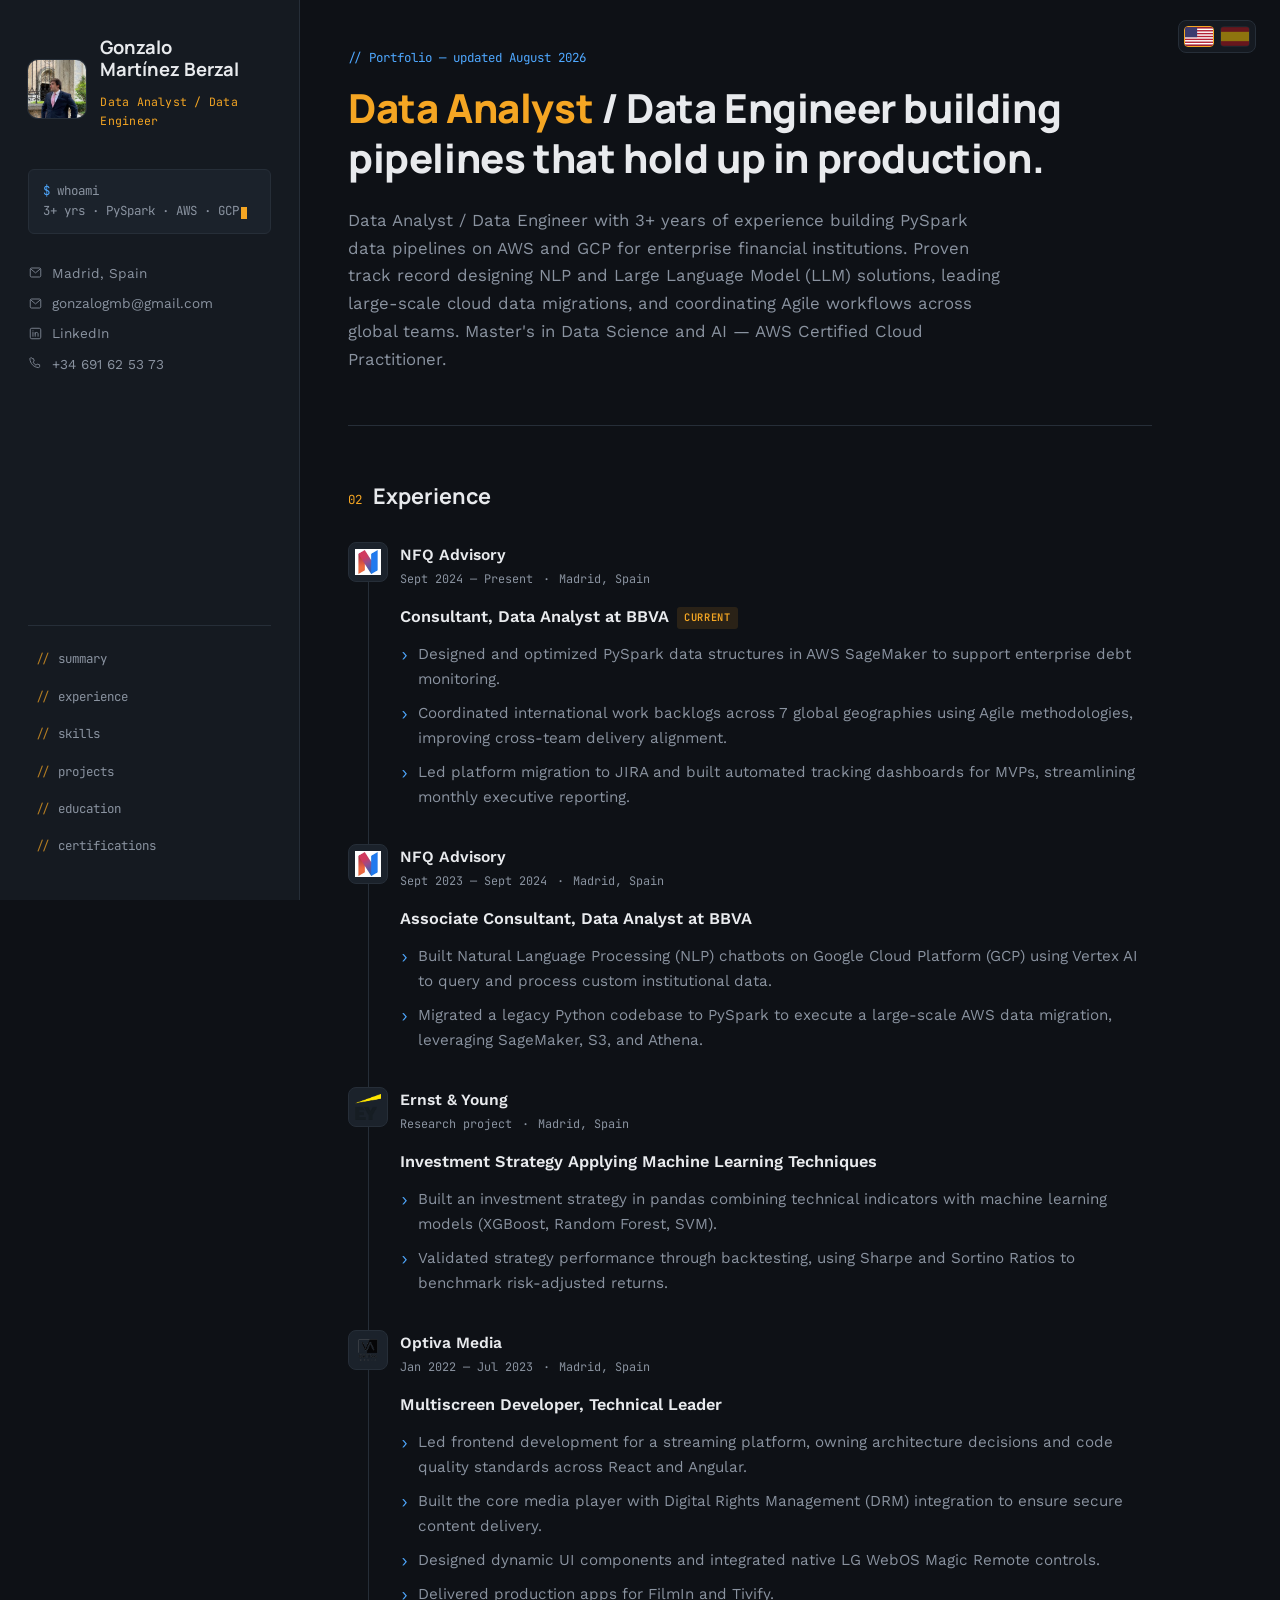
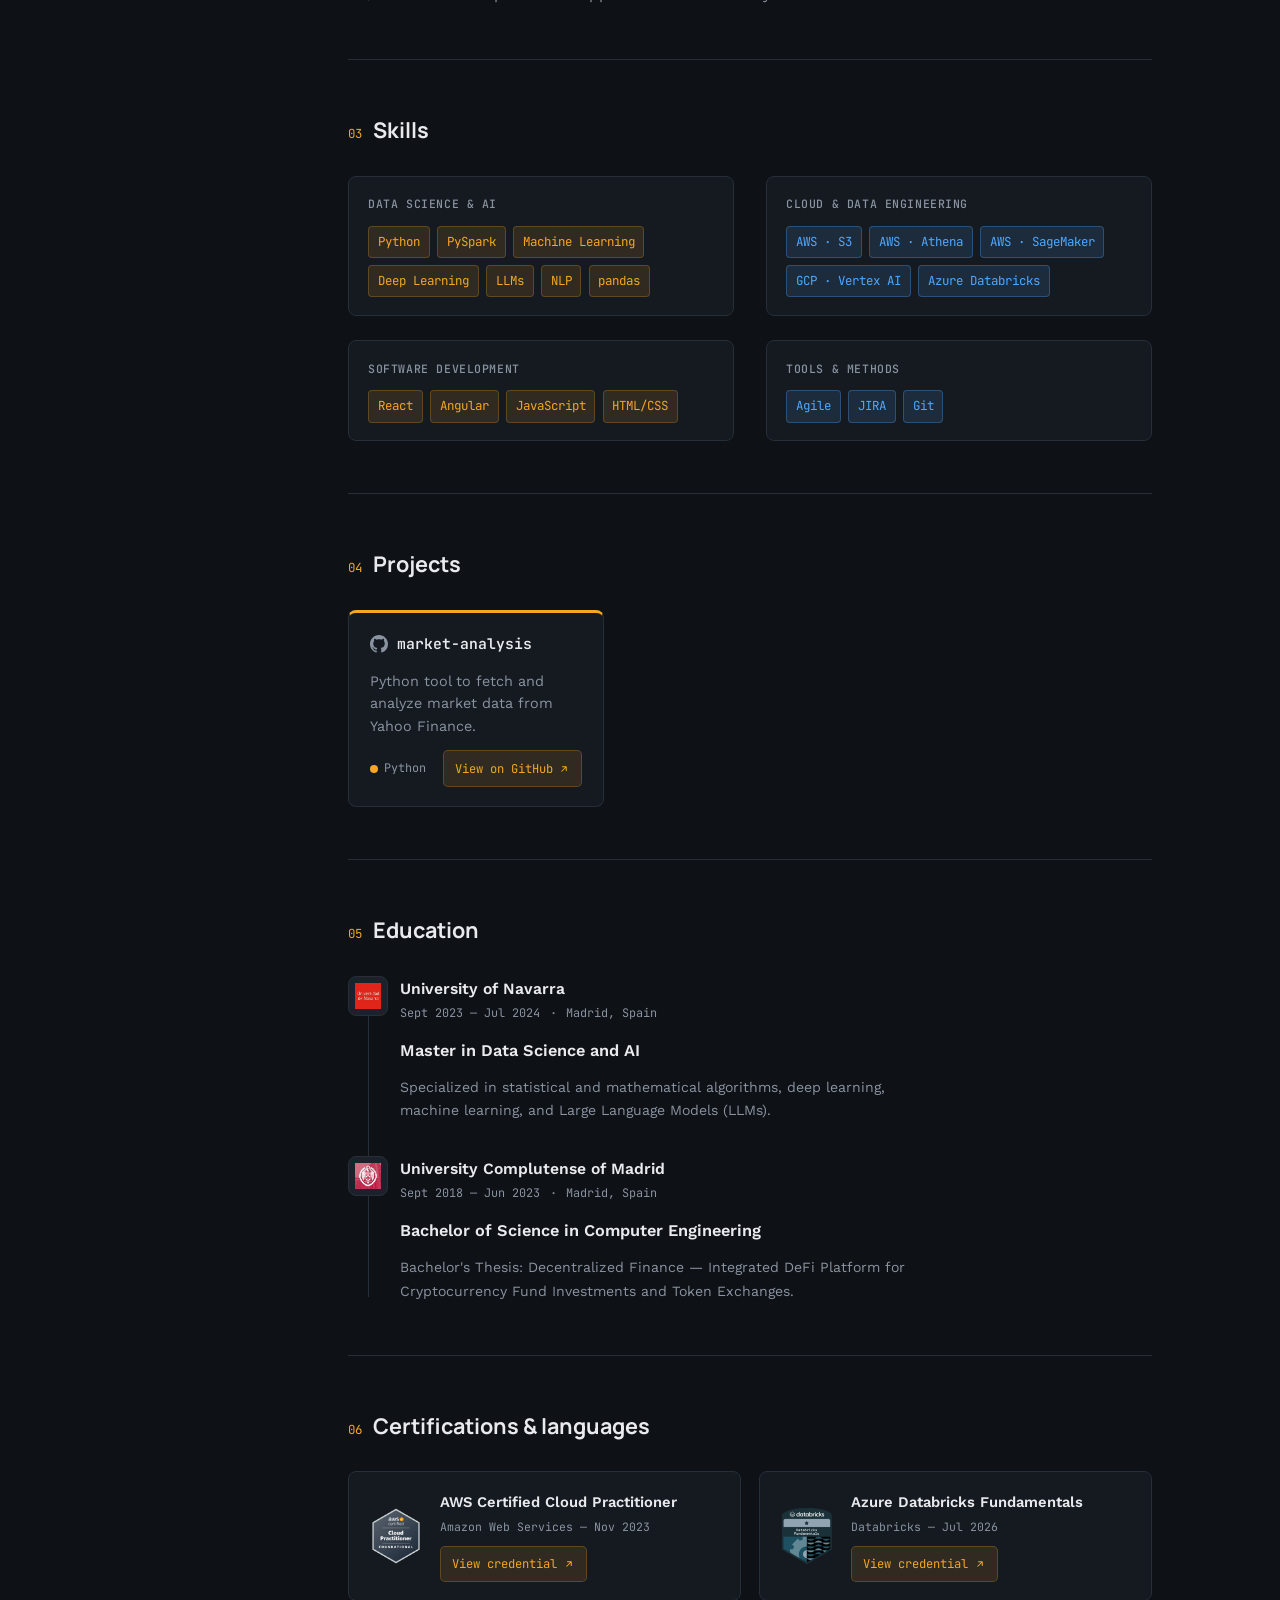
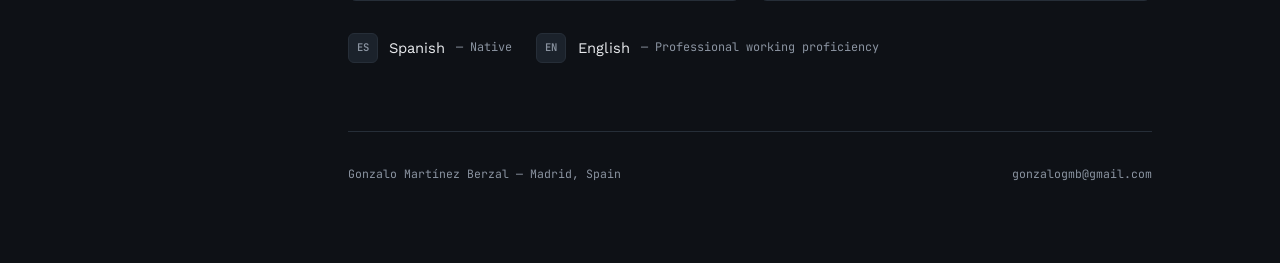
<file: index.html>
<!-- Design plan (v2 — alternative direction, deliberately dark, single-look)
Color: --bg #0E1116 (near-black indigo), --panel #151A21, --panel-2 #1B222B, --ink #E8EAED,
       --ink-soft #8A93A0, --line #262E38, --accent #F5A623 (terminal amber), --accent-2 #4FA8FF
       (electric blue, secondary). No light/dark toggle — this design commits to one console-inspired look.
Type: display = Manrope (tight geometric headings), body = Work Sans (humanist, readable long-form),
      mono = JetBrains Mono (dates, labels, tags — the "terminal" register).
Layout: fixed left console sidebar (photo, identity, contact, nav) + a right content column built as a
        vertical timeline for experience/education, with section headers styled like code comments.
        Collapses to a top bar + stacked content under 900px.
-->
<html lang="en">
<head>
<meta charset="UTF-8">
<meta name="viewport" content="width=device-width, initial-scale=1.0">
<title>Gonzalo Martínez Berzal</title>
<link rel="preconnect" href="https://fonts.googleapis.com">
<link rel="preconnect" href="https://fonts.gstatic.com" crossorigin>
<link rel="stylesheet" href="https://fonts.googleapis.com/css2?family=Manrope:wght@500;600;700;800&family=Work+Sans:wght@400;500;600&family=JetBrains+Mono:wght@400;500;600&display=swap">
<style>
  :root {
    --bg: #0E1116;
    --panel: #151A21;
    --panel-2: #1B222B;
    --ink: #E8EAED;
    --ink-soft: #8A93A0;
    --line: #262E38;
    --accent: #F5A623;
    --accent-soft: rgba(245, 166, 35, 0.12);
    --accent-soft-strong: rgba(245, 166, 35, 0.24);
    --accent-2: #4FA8FF;
    --accent-2-soft: rgba(79, 168, 255, 0.13);

    --font-display: 'Manrope', 'Segoe UI', sans-serif;
    --font-body: 'Work Sans', 'Segoe UI', sans-serif;
    --font-mono: 'JetBrains Mono', ui-monospace, SFMono-Regular, Menlo, monospace;

    --sidebar-w: 300px;
  }

  * { box-sizing: border-box; }
  html { -webkit-text-size-adjust: 100%; scroll-behavior: smooth; }

  body {
    margin: 0;
    background: var(--bg);
    color: var(--ink);
    font-family: var(--font-body);
    font-size: 16px;
    line-height: 1.65;
    -webkit-font-smoothing: antialiased;
  }

  a { color: var(--accent); text-decoration: none; }
  a:focus-visible, button:focus-visible { outline: 2px solid var(--accent); outline-offset: 2px; }

  .layout {
    display: flex;
    align-items: flex-start;
    min-height: 100vh;
  }

  /* ---------- Sidebar ---------- */

  .sidebar {
    position: sticky;
    top: 0;
    width: var(--sidebar-w);
    flex-shrink: 0;
    height: 100vh;
    overflow-y: auto;
    background: var(--panel);
    border-right: 1px solid var(--line);
    padding: 2.25rem 1.75rem;
    display: flex;
    flex-direction: column;
    gap: 1.75rem;
  }

  .lang-switch {
    position: fixed;
    top: 1.25rem;
    right: 1.5rem;
    z-index: 20;
    display: flex;
    gap: 0.4rem;
    background: var(--panel);
    border: 1px solid var(--line);
    border-radius: 8px;
    padding: 0.3rem;
  }
  .lang-btn {
    display: flex; align-items: center; justify-content: center;
    width: 30px; height: 21px; padding: 0;
    border: 1.5px solid var(--line); border-radius: 4px;
    background: var(--panel-2); cursor: pointer;
    opacity: 0.55; transition: opacity 0.15s ease, border-color 0.15s ease;
  }
  .lang-btn svg { width: 100%; height: 100%; border-radius: 2px; display: block; }
  .lang-btn:hover { opacity: 0.85; }
  .lang-btn.active { opacity: 1; border-color: var(--accent); }

  .avatar-block { display: flex; align-items: center; gap: 0.9rem; }
  .avatar {
    width: 58px; height: 58px; border-radius: 10px; object-fit: cover;
    box-shadow: 0 0 0 1px var(--line);
  }
  .identity .name {
    font-family: var(--font-display);
    font-weight: 700;
    font-size: 1.15rem;
    line-height: 1.2;
    margin: 0 0 0.3rem;
  }
  .identity .role {
    font-family: var(--font-mono);
    font-size: 0.72rem;
    color: var(--accent);
    letter-spacing: 0.02em;
  }

  .prompt-line {
    font-family: var(--font-mono);
    font-size: 0.78rem;
    color: var(--ink-soft);
    background: var(--panel-2);
    border: 1px solid var(--line);
    border-radius: 6px;
    padding: 0.7rem 0.85rem;
    line-height: 1.6;
  }
  .prompt-line .p { color: var(--accent-2); }
  .prompt-line .cursor {
    display: inline-block; width: 6px; height: 1em; background: var(--accent);
    vertical-align: text-bottom; margin-left: 2px;
    animation: blink 1.1s steps(1) infinite;
  }
  @keyframes blink { 50% { opacity: 0; } }

  .side-contact { display: flex; flex-direction: column; gap: 0.5rem; }
  .side-contact a, .side-contact span {
    display: flex; align-items: center; gap: 0.55rem;
    font-size: 0.85rem; color: var(--ink-soft);
  }
  .side-contact a:hover { color: var(--accent); }
  .side-contact svg { width: 15px; height: 15px; flex-shrink: 0; opacity: 0.85; }

  .side-nav { display: flex; flex-direction: column; gap: 0.15rem; margin-top: auto; padding-top: 1rem; border-top: 1px solid var(--line); }
  .side-nav a {
    font-family: var(--font-mono);
    font-size: 0.78rem;
    color: var(--ink-soft);
    padding: 0.45rem 0.5rem;
    border-radius: 5px;
    display: flex;
    align-items: center;
    gap: 0.5rem;
  }
  .side-nav a:hover { color: var(--ink); background: var(--panel-2); }
  .side-nav a::before { content: "//"; color: var(--accent); opacity: 0.7; }

  /* ---------- Main content ---------- */

  .main { flex: 1; min-width: 0; max-width: 900px; padding: 3rem 3rem 5rem; }

  .hero-line {
    font-family: var(--font-mono);
    font-size: 0.78rem;
    color: var(--accent-2);
    margin: 0 0 0.9rem;
  }

  .headline {
    font-family: var(--font-display);
    font-weight: 800;
    font-size: clamp(1.8rem, 3.4vw, 2.5rem);
    line-height: 1.25;
    letter-spacing: -0.01em;
    margin: 0 0 1.5rem;
    max-width: 34ch;
    text-wrap: balance;
  }
  .headline .accent { color: var(--accent); }

  section { padding: 3.25rem 0; border-top: 1px solid var(--line); scroll-margin-top: 2rem; }
  section:first-of-type { border-top: none; padding-top: 0; }

  .sec-head {
    display: flex;
    align-items: baseline;
    gap: 0.7rem;
    margin: 0 0 1.75rem;
  }
  .sec-tag { font-family: var(--font-mono); font-size: 0.78rem; color: var(--accent); }
  .sec-title {
    font-family: var(--font-display);
    font-weight: 700;
    font-size: 1.35rem;
    margin: 0;
    color: var(--ink);
  }

  .summary-text { font-size: 1.05rem; color: var(--ink-soft); max-width: 66ch; margin: 0; }

  /* ---------- Timeline (experience / education) ---------- */

  .timeline { position: relative; display: flex; flex-direction: column; gap: 2.1rem; }
  .timeline::before {
    content: "";
    position: absolute;
    left: 20px;
    top: 6px;
    bottom: 6px;
    width: 1px;
    background: var(--line);
  }

  .t-item { position: relative; padding-left: 3.25rem; }

  .t-mark {
    position: absolute;
    left: 0;
    top: 0;
    width: 40px;
    height: 40px;
    border-radius: 8px;
    background: var(--panel-2);
    border: 1px solid var(--line);
    display: flex;
    align-items: center;
    justify-content: center;
    padding: 6px;
    z-index: 1;
  }
  .t-mark img { width: 100%; height: 100%; object-fit: contain; }
  .t-mark.dot::after {
    content: "";
    width: 8px; height: 8px; border-radius: 50%;
    background: var(--accent);
  }
  .timeline .t-item:nth-child(2n) .t-mark.dot::after { background: var(--accent-2); }

  .t-org { font-weight: 600; font-size: 0.98rem; color: var(--ink); margin: 0 0 0.15rem; }
  .t-meta {
    font-family: var(--font-mono);
    font-size: 0.74rem;
    color: var(--ink-soft);
    margin: 0 0 0.9rem;
    display: flex;
    flex-wrap: wrap;
    gap: 0 0.6rem;
  }
  .t-role { font-weight: 600; font-size: 1.02rem; color: var(--ink); margin: 0 0 0.7rem; }
  .t-role .current {
    display: inline-block; margin-left: 0.5rem;
    font-family: var(--font-mono); font-size: 0.65rem;
    letter-spacing: 0.06em; text-transform: uppercase;
    color: var(--accent); background: var(--accent-soft);
    padding: 0.15rem 0.45rem; border-radius: 3px; vertical-align: middle;
  }
  .t-item ul { list-style: none; margin: 0; padding: 0; display: flex; flex-direction: column; gap: 0.55rem; }
  .t-item li { position: relative; padding-left: 1.1rem; color: var(--ink-soft); font-size: 0.95rem; }
  .t-item li::before { content: "›"; position: absolute; left: 0; color: var(--accent-2); font-family: var(--font-mono); }
  .t-note { font-size: 0.88rem; color: var(--ink-soft); margin: 0.7rem 0 0; max-width: 60ch; }

  /* ---------- Skills ---------- */

  .skills-grid { display: grid; grid-template-columns: repeat(2, 1fr); gap: 1.5rem 2rem; }
  .skill-group { background: var(--panel); border: 1px solid var(--line); border-radius: 8px; padding: 1.1rem 1.2rem; }
  .skill-group h3 {
    font-family: var(--font-mono); font-size: 0.72rem; letter-spacing: 0.05em;
    text-transform: uppercase; color: var(--ink-soft); font-weight: 500; margin: 0 0 0.8rem;
  }
  .tag-row { display: flex; flex-wrap: wrap; gap: 0.45rem; }
  .tag {
    font-family: var(--font-mono); font-size: 0.78rem; color: var(--accent);
    border: 1px solid var(--accent-soft-strong); background: var(--accent-soft);
    padding: 0.3rem 0.55rem; border-radius: 4px; white-space: nowrap;
  }
  .skills-grid .skill-group:nth-child(2n) .tag {
    color: var(--accent-2); border-color: rgba(79,168,255,0.3); background: var(--accent-2-soft);
  }

  /* ---------- Projects ---------- */

  .projects-grid { display: grid; grid-template-columns: repeat(auto-fill, minmax(240px, 1fr)); gap: 1.1rem; }
  .project-card {
    display: flex; flex-direction: column; gap: 0.85rem;
    background: var(--panel); border: 1px solid var(--line); border-radius: 8px;
    padding: 1.2rem 1.3rem; border-top: 3px solid var(--accent);
  }
  .project-head { display: flex; align-items: center; gap: 0.55rem; }
  .project-icon { color: var(--ink-soft); flex-shrink: 0; }
  .project-name { font-family: var(--font-mono); font-weight: 600; font-size: 0.92rem; color: var(--ink); }
  .project-desc { font-size: 0.9rem; color: var(--ink-soft); line-height: 1.55; margin: 0; flex: 1; }
  .project-foot { display: flex; align-items: center; justify-content: space-between; gap: 0.75rem; }
  .project-lang { display: inline-flex; align-items: center; gap: 0.4rem; font-family: var(--font-mono); font-size: 0.74rem; color: var(--ink-soft); }
  .project-lang-dot { width: 8px; height: 8px; border-radius: 50%; background: var(--accent); }

  .btn-link {
    display: inline-flex; align-items: center; gap: 0.35rem;
    font-family: var(--font-mono); font-size: 0.76rem; color: var(--accent);
    border: 1px solid var(--accent-soft-strong); background: var(--accent-soft);
    padding: 0.45rem 0.7rem; border-radius: 5px; text-decoration: none;
    transition: background 0.15s ease, border-color 0.15s ease;
  }
  .btn-link:hover { background: var(--accent-soft-strong); border-color: var(--accent); }
  .btn-link svg { width: 12px; height: 12px; }

  /* ---------- Certifications & languages ---------- */

  .cert-grid { display: grid; grid-template-columns: repeat(auto-fit, minmax(260px, 1fr)); gap: 1.1rem; margin-bottom: 2rem; }
  .cert-card {
    display: flex; align-items: center; gap: 1rem;
    background: var(--panel); border: 1px solid var(--line); border-radius: 8px;
    padding: 1.1rem 1.2rem;
  }
  .cert-icon { width: 56px; height: 56px; object-fit: contain; flex-shrink: 0; }
  .cert-title { font-weight: 600; font-size: 0.92rem; color: var(--ink); margin: 0 0 0.2rem; }
  .cert-issuer { font-family: var(--font-mono); font-size: 0.72rem; color: var(--ink-soft); margin: 0 0 0.6rem; }

  .lang-row { display: flex; gap: 1.5rem; flex-wrap: wrap; }
  .lang-item { display: flex; align-items: center; gap: 0.7rem; }
  .lang-badge {
    width: 30px; height: 30px; border-radius: 6px; background: var(--panel-2);
    border: 1px solid var(--line); color: var(--ink-soft);
    font-family: var(--font-mono); font-size: 0.66rem; font-weight: 600;
    display: flex; align-items: center; justify-content: center;
  }
  .lang-item .k { font-size: 0.92rem; color: var(--ink); }
  .lang-item .v { font-family: var(--font-mono); font-size: 0.74rem; color: var(--ink-soft); }

  /* ---------- Footer ---------- */

  footer.main-footer {
    border-top: 1px solid var(--line);
    margin-top: 1rem;
    padding-top: 2rem;
    display: flex; justify-content: space-between; align-items: baseline; flex-wrap: wrap; gap: 0.75rem;
    font-family: var(--font-mono); font-size: 0.72rem; color: var(--ink-soft);
  }
  footer.main-footer a { color: var(--ink-soft); }
  footer.main-footer a:hover { color: var(--accent); }

  /* ---------- Responsive ---------- */

  @media (max-width: 900px) {
    .layout { flex-direction: column; }
    .sidebar {
      position: relative; width: 100%; height: auto;
      flex-direction: row; flex-wrap: wrap; align-items: center;
      gap: 1rem 1.5rem; padding: 1.25rem 1.5rem;
    }
    .prompt-line, .side-contact { display: none; }
    .side-nav { display: none; }
    .main { padding: 2.25rem 1.5rem 4rem; max-width: 100%; }
  }

  @media (max-width: 640px) {
    .skills-grid { grid-template-columns: 1fr; }
    .cert-card { flex-wrap: wrap; }
  }

  @media (prefers-reduced-motion: reduce) {
    * { animation: none !important; transition: none !important; }
    html { scroll-behavior: auto; }
  }
</style>
</head>
<body>

<div class="lang-switch" role="group" aria-label="Language / Idioma">
  <button type="button" class="lang-btn" data-lang="en" aria-pressed="true" aria-label="English">
    <svg viewBox="0 0 30 20" aria-hidden="true">
      <rect width="30" height="20" fill="#B22234"/>
      <rect y="1.54" width="30" height="1.54" fill="#fff"/>
      <rect y="4.62" width="30" height="1.54" fill="#fff"/>
      <rect y="7.69" width="30" height="1.54" fill="#fff"/>
      <rect y="10.77" width="30" height="1.54" fill="#fff"/>
      <rect y="13.85" width="30" height="1.54" fill="#fff"/>
      <rect y="16.92" width="30" height="1.54" fill="#fff"/>
      <rect width="13" height="10.77" fill="#3C3B6E"/>
    </svg>
  </button>
  <button type="button" class="lang-btn" data-lang="es" aria-pressed="false" aria-label="Español">
    <svg viewBox="0 0 30 20" aria-hidden="true">
      <rect width="30" height="20" fill="#AA151B"/>
      <rect y="5" width="30" height="10" fill="#F1BF00"/>
    </svg>
  </button>
</div>

<div class="layout">
  <aside class="sidebar">
    <div class="avatar-block">
      <img class="avatar" src="[data-uri]" alt="Gonzalo Martínez Berzal">
      <div class="identity">
        <p class="name">Gonzalo<br>Martínez Berzal</p>
        <p class="role">Data Analyst / Data Engineer</p>
      </div>
    </div>

    <div class="prompt-line">
      <span class="p">$</span> whoami<br>
      <span data-i18n="promptLine">3+ yrs · PySpark · AWS · GCP</span><span class="cursor"></span>
    </div>

    <div class="side-contact">
      <span>
        <svg viewBox="0 0 20 20" fill="none" aria-hidden="true"><path d="M3 5.5C3 4.67 3.67 4 4.5 4h11c.83 0 1.5.67 1.5 1.5v9c0 .83-.67 1.5-1.5 1.5h-11C3.67 16 3 15.33 3 14.5v-9Z" stroke="currentColor" stroke-width="1.3"/><path d="M4 5.5l6 5 6-5" stroke="currentColor" stroke-width="1.3" stroke-linecap="round" stroke-linejoin="round"/></svg>
        <span data-i18n="madridSpain">Madrid, Spain</span>
      </span>
      <a href="mailto:gonzalogmb@gmail.com">
        <svg viewBox="0 0 20 20" fill="none" aria-hidden="true"><path d="M3 5.5C3 4.67 3.67 4 4.5 4h11c.83 0 1.5.67 1.5 1.5v9c0 .83-.67 1.5-1.5 1.5h-11C3.67 16 3 15.33 3 14.5v-9Z" stroke="currentColor" stroke-width="1.3"/><path d="M4 5.5l6 5 6-5" stroke="currentColor" stroke-width="1.3" stroke-linecap="round" stroke-linejoin="round"/></svg>
        gonzalogmb@gmail.com
      </a>
      <a href="https://www.linkedin.com/in/gonzalo-mart%C3%ADnez-berzal-003298227/" target="_blank" rel="noopener">
        <svg viewBox="0 0 20 20" fill="none" aria-hidden="true"><rect x="3" y="3" width="14" height="14" rx="2" stroke="currentColor" stroke-width="1.3"/><path d="M6.6 8.6v5.1M6.6 6.5v.01M9.6 13.7V8.6M9.6 10.6c0-1.1.7-2 1.9-2s1.9.7 1.9 2v3.1" stroke="currentColor" stroke-width="1.3" stroke-linecap="round"/></svg>
        LinkedIn
      </a>
      <a href="tel:+34691625373">
        <svg viewBox="0 0 20 20" fill="none" aria-hidden="true"><path d="M5 3.5h2.3l1 3.3-1.6 1.4a10 10 0 0 0 4.1 4.1l1.4-1.6 3.3 1v2.3c0 .83-.7 1.5-1.55 1.44-3-.2-5.85-1.55-7.98-3.68C4.05 9.65 2.7 6.8 2.5 3.8 2.44 2.94 3.12 2.25 5 2.25" stroke="currentColor" stroke-width="1.3" stroke-linejoin="round"/></svg>
        +34 691 62 53 73
      </a>
    </div>

    <nav class="side-nav">
      <a href="#summary" data-i18n="navSummary">summary</a>
      <a href="#experience" data-i18n="navExperience">experience</a>
      <a href="#skills" data-i18n="navSkills">skills</a>
      <a href="#projects" data-i18n="navProjects">projects</a>
      <a href="#education" data-i18n="navEducation">education</a>
      <a href="#certifications" data-i18n="navCertifications">certifications</a>
    </nav>
  </aside>

  <main class="main">
    <section id="summary">
      <p class="hero-line" data-i18n="heroLine">// Portfolio — updated August 2026</p>
      <h1 class="headline"><span class="accent">Data Analyst</span> / Data Engineer building pipelines that hold up in production.</h1>
      <p class="summary-text" data-i18n="summaryText">Data Analyst / Data Engineer with 3+ years of experience building PySpark data pipelines on AWS and GCP for enterprise financial institutions. Proven track record designing NLP and Large Language Model (LLM) solutions, leading large-scale cloud data migrations, and coordinating Agile workflows across global teams. Master's in Data Science and AI — AWS Certified Cloud Practitioner.</p>
    </section>

    <section id="experience">
      <div class="sec-head">
        <span class="sec-tag">02</span>
        <h2 class="sec-title" data-i18n="experienceEyebrow">Experience</h2>
      </div>
      <div class="timeline">

        <div class="t-item">
          <div class="t-mark"><img src="[data-uri]" alt="NFQ Advisory"></div>
          <p class="t-org">NFQ Advisory</p>
          <p class="t-meta"><span data-i18n="entry1Dates">Sept 2024 — Present</span><span>·</span><span data-i18n="madridSpain">Madrid, Spain</span></p>
          <p class="t-role"><span data-i18n="entry1Role">Consultant, Data Analyst at BBVA</span><span class="current" data-i18n="currentTag">Current</span></p>
          <ul>
            <li data-i18n="entry1B1">Designed and optimized PySpark data structures in AWS SageMaker to support enterprise debt monitoring.</li>
            <li data-i18n="entry1B2">Coordinated international work backlogs across 7 global geographies using Agile methodologies, improving cross-team delivery alignment.</li>
            <li data-i18n="entry1B3">Led platform migration to JIRA and built automated tracking dashboards for MVPs, streamlining monthly executive reporting.</li>
          </ul>
        </div>

        <div class="t-item">
          <div class="t-mark"><img src="[data-uri]" alt="NFQ Advisory"></div>
          <p class="t-org">NFQ Advisory</p>
          <p class="t-meta"><span>Sept 2023 — Sept 2024</span><span>·</span><span data-i18n="madridSpain">Madrid, Spain</span></p>
          <p class="t-role" data-i18n="entry2Role">Associate Consultant, Data Analyst at BBVA</p>
          <ul>
            <li data-i18n="entry2B1">Built Natural Language Processing (NLP) chatbots on Google Cloud Platform (GCP) using Vertex AI to query and process custom institutional data.</li>
            <li data-i18n="entry2B2">Migrated a legacy Python codebase to PySpark to execute a large-scale AWS data migration, leveraging SageMaker, S3, and Athena.</li>
          </ul>
        </div>

        <div class="t-item">
          <div class="t-mark"><img src="[data-uri]" alt="Ernst &amp; Young"></div>
          <p class="t-org">Ernst &amp; Young</p>
          <p class="t-meta"><span data-i18n="entry3Dates">Research project</span><span>·</span><span data-i18n="madridSpain">Madrid, Spain</span></p>
          <p class="t-role">Investment Strategy Applying Machine Learning Techniques</p>
          <ul>
            <li data-i18n="entry3B1">Built an investment strategy in pandas combining technical indicators with machine learning models (XGBoost, Random Forest, SVM).</li>
            <li data-i18n="entry3B2">Validated strategy performance through backtesting, using Sharpe and Sortino Ratios to benchmark risk-adjusted returns.</li>
          </ul>
        </div>

        <div class="t-item">
          <div class="t-mark"><img src="[data-uri]" alt="Optiva Media"></div>
          <p class="t-org">Optiva Media</p>
          <p class="t-meta"><span data-i18n="entry4Dates">Jan 2022 — Jul 2023</span><span>·</span><span data-i18n="madridSpain">Madrid, Spain</span></p>
          <p class="t-role">Multiscreen Developer, Technical Leader</p>
          <ul>
            <li data-i18n="entry4B1">Led frontend development for a streaming platform, owning architecture decisions and code quality standards across React and Angular.</li>
            <li data-i18n="entry4B2">Built the core media player with Digital Rights Management (DRM) integration to ensure secure content delivery.</li>
            <li data-i18n="entry4B3">Designed dynamic UI components and integrated native LG WebOS Magic Remote controls.</li>
            <li data-i18n="entry4B4">Delivered production apps for FilmIn and Tivify.</li>
          </ul>
        </div>

      </div>
    </section>

    <section id="skills">
      <div class="sec-head">
        <span class="sec-tag">03</span>
        <h2 class="sec-title" data-i18n="skillsEyebrow">Skills</h2>
      </div>
      <div class="skills-grid">
        <div class="skill-group">
          <h3 data-i18n="skillHeader1">Data Science &amp; AI</h3>
          <div class="tag-row">
            <span class="tag">Python</span><span class="tag">PySpark</span><span class="tag">Machine Learning</span>
            <span class="tag">Deep Learning</span><span class="tag">LLMs</span><span class="tag">NLP</span><span class="tag">pandas</span>
          </div>
        </div>
        <div class="skill-group">
          <h3>Cloud &amp; Data Engineering</h3>
          <div class="tag-row">
            <span class="tag">AWS · S3</span><span class="tag">AWS · Athena</span><span class="tag">AWS · SageMaker</span>
            <span class="tag">GCP · Vertex AI</span><span class="tag">Azure Databricks</span>
          </div>
        </div>
        <div class="skill-group">
          <h3>Software Development</h3>
          <div class="tag-row">
            <span class="tag">React</span><span class="tag">Angular</span><span class="tag">JavaScript</span><span class="tag">HTML/CSS</span>
          </div>
        </div>
        <div class="skill-group">
          <h3>Tools &amp; Methods</h3>
          <div class="tag-row">
            <span class="tag">Agile</span><span class="tag">JIRA</span><span class="tag">Git</span>
          </div>
        </div>
      </div>
    </section>

    <section id="projects">
      <div class="sec-head">
        <span class="sec-tag">04</span>
        <h2 class="sec-title" data-i18n="projectsEyebrow">Projects</h2>
      </div>
      <div class="projects-grid">
        <div class="project-card">
          <div class="project-head">
            <svg class="project-icon" width="18" height="18" viewBox="0 0 16 16" fill="currentColor" aria-hidden="true">
              <path fill-rule="evenodd" clip-rule="evenodd" d="M8 0C3.58 0 0 3.58 0 8c0 3.54 2.29 6.53 5.47 7.59.4.07.55-.17.55-.38 0-.19-.01-.82-.01-1.49-2.01.37-2.53-.49-2.69-.94-.09-.23-.48-.94-.82-1.13-.28-.15-.68-.52-.01-.53.63-.01 1.08.58 1.23.82.72 1.21 1.87.87 2.33.66.07-.52.28-.87.51-1.07-1.78-.2-3.64-.89-3.64-3.95 0-.87.31-1.59.82-2.15-.08-.2-.36-1.02.08-2.12 0 0 .67-.21 2.2.82.64-.18 1.32-.27 2-.27.68 0 1.36.09 2 .27 1.53-1.04 2.2-.82 2.2-.82.44 1.1.16 1.92.08 2.12.51.56.82 1.27.82 2.15 0 3.07-1.87 3.75-3.65 3.95.29.25.54.73.54 1.48 0 1.07-.01 1.93-.01 2.2 0 .21.15.46.55.38A8.01 8.01 0 0 0 16 8c0-4.42-3.58-8-8-8Z"/>
            </svg>
            <span class="project-name">market-analysis</span>
          </div>
          <p class="project-desc" data-i18n="project1Desc">Python tool to fetch and analyze market data from Yahoo Finance.</p>
          <div class="project-foot">
            <span class="project-lang"><span class="project-lang-dot"></span>Python</span>
            <a class="btn-link" href="https://github.com/gonzalogmb/market-analysis" target="_blank" rel="noopener">
              <span data-i18n="viewOnGithub">View on GitHub</span>
              <svg viewBox="0 0 16 16" fill="none" aria-hidden="true"><path d="M5 11l6-6M11 5H6M11 5v5" stroke="currentColor" stroke-width="1.4" stroke-linecap="round" stroke-linejoin="round"/></svg>
            </a>
          </div>
        </div>
      </div>
    </section>

    <section id="education">
      <div class="sec-head">
        <span class="sec-tag">05</span>
        <h2 class="sec-title" data-i18n="educationEyebrow">Education</h2>
      </div>
      <div class="timeline">
        <div class="t-item">
          <div class="t-mark"><img src="[data-uri]" alt="University of Navarra"></div>
          <p class="t-org" data-i18n="eduOrg1">University of Navarra</p>
          <p class="t-meta"><span>Sept 2023 — Jul 2024</span><span>·</span><span data-i18n="madridSpain">Madrid, Spain</span></p>
          <p class="t-role" data-i18n="eduRole1">Master in Data Science and AI</p>
          <p class="t-note" data-i18n="eduSubNote1">Specialized in statistical and mathematical algorithms, deep learning, machine learning, and Large Language Models (LLMs).</p>
        </div>
        <div class="t-item">
          <div class="t-mark"><img src="[data-uri]" alt="Complutense University of Madrid"></div>
          <p class="t-org" data-i18n="eduOrg2">University Complutense of Madrid</p>
          <p class="t-meta"><span>Sept 2018 — Jun 2023</span><span>·</span><span data-i18n="madridSpain">Madrid, Spain</span></p>
          <p class="t-role" data-i18n="eduRole2">Bachelor of Science in Computer Engineering</p>
          <p class="t-note" data-i18n="eduSubNote2">Bachelor's Thesis: Decentralized Finance — Integrated DeFi Platform for Cryptocurrency Fund Investments and Token Exchanges.</p>
        </div>
      </div>
    </section>

    <section id="certifications">
      <div class="sec-head">
        <span class="sec-tag">06</span>
        <h2 class="sec-title" data-i18n="certLangEyebrow">Certifications &amp; languages</h2>
      </div>

      <div class="cert-grid">
        <div class="cert-card">
          <img class="cert-icon" src="[data-uri]" alt="AWS Certified Cloud Practitioner badge">
          <div>
            <p class="cert-title">AWS Certified Cloud Practitioner</p>
            <p class="cert-issuer">Amazon Web Services — Nov 2023</p>
            <a class="btn-link" href="https://www.credly.com/badges/de3a511f-13e1-42bb-a3db-3eb16f220753/linked_in_profile" target="_blank" rel="noopener">
              <span data-i18n="viewCredential">View credential</span>
              <svg viewBox="0 0 16 16" fill="none" aria-hidden="true"><path d="M5 11l6-6M11 5H6M11 5v5" stroke="currentColor" stroke-width="1.4" stroke-linecap="round" stroke-linejoin="round"/></svg>
            </a>
          </div>
        </div>
        <div class="cert-card">
          <img class="cert-icon" src="[data-uri]" alt="Databricks Fundamentals badge">
          <div>
            <p class="cert-title">Azure Databricks Fundamentals</p>
            <p class="cert-issuer">Databricks — Jul 2026</p>
            <a class="btn-link" href="https://www.credential.net/46bdf835-f0b1-4f4f-82eb-de33b6659af5#acc.dFP86Ilz" target="_blank" rel="noopener">
              <span data-i18n="viewCredential">View credential</span>
              <svg viewBox="0 0 16 16" fill="none" aria-hidden="true"><path d="M5 11l6-6M11 5H6M11 5v5" stroke="currentColor" stroke-width="1.4" stroke-linecap="round" stroke-linejoin="round"/></svg>
            </a>
          </div>
        </div>
      </div>

      <div class="lang-row">
        <div class="lang-item">
          <span class="lang-badge">ES</span>
          <span class="k" data-i18n="langSpanishName">Spanish</span>
          <span class="v" data-i18n="langSpanishLevel">— Native</span>
        </div>
        <div class="lang-item">
          <span class="lang-badge">EN</span>
          <span class="k" data-i18n="langEnglishName">English</span>
          <span class="v" data-i18n="langEnglishLevel">— Professional working proficiency</span>
        </div>
      </div>
    </section>

    <footer class="main-footer">
      <span>Gonzalo Martínez Berzal — <span data-i18n="madridSpain">Madrid, Spain</span></span>
      <a href="mailto:gonzalogmb@gmail.com">gonzalogmb@gmail.com</a>
    </footer>
  </main>
</div>

<script>
  (function () {
    var STRINGS = {
      en: {
        heroLine: "// Portfolio — updated August 2026",
        promptLine: "3+ yrs · PySpark · AWS · GCP",
        madridSpain: "Madrid, Spain",
        navSummary: "summary", navExperience: "experience", navSkills: "skills",
        navProjects: "projects", navEducation: "education", navCertifications: "certifications",
        summaryText: "Data Analyst / Data Engineer with 3+ years of experience building PySpark data pipelines on AWS and GCP for enterprise financial institutions. Proven track record designing NLP and Large Language Model (LLM) solutions, leading large-scale cloud data migrations, and coordinating Agile workflows across global teams. Master's in Data Science and AI — AWS Certified Cloud Practitioner.",
        experienceEyebrow: "Experience",
        entry1Dates: "Sept 2024 — Present",
        entry1Role: "Consultant, Data Analyst at BBVA",
        currentTag: "Current",
        entry1B1: "Designed and optimized PySpark data structures in AWS SageMaker to support enterprise debt monitoring.",
        entry1B2: "Coordinated international work backlogs across 7 global geographies using Agile methodologies, improving cross-team delivery alignment.",
        entry1B3: "Led platform migration to JIRA and built automated tracking dashboards for MVPs, streamlining monthly executive reporting.",
        entry2Role: "Associate Consultant, Data Analyst at BBVA",
        entry2B1: "Built Natural Language Processing (NLP) chatbots on Google Cloud Platform (GCP) using Vertex AI to query and process custom institutional data.",
        entry2B2: "Migrated a legacy Python codebase to PySpark to execute a large-scale AWS data migration, leveraging SageMaker, S3, and Athena.",
        entry3Dates: "Research project",
        entry3B1: "Built an investment strategy in pandas combining technical indicators with machine learning models (XGBoost, Random Forest, SVM).",
        entry3B2: "Validated strategy performance through backtesting, using Sharpe and Sortino Ratios to benchmark risk-adjusted returns.",
        entry4Dates: "Jan 2022 — Jul 2023",
        entry4B1: "Led frontend development for a streaming platform, owning architecture decisions and code quality standards across React and Angular.",
        entry4B2: "Built the core media player with Digital Rights Management (DRM) integration to ensure secure content delivery.",
        entry4B3: "Designed dynamic UI components and integrated native LG WebOS Magic Remote controls.",
        entry4B4: "Delivered production apps for FilmIn and Tivify.",
        skillsEyebrow: "Skills",
        skillHeader1: "Data Science & AI",
        projectsEyebrow: "Projects",
        project1Desc: "Python tool to fetch and analyze market data from Yahoo Finance.",
        viewOnGithub: "View on GitHub",
        educationEyebrow: "Education",
        eduOrg1: "University of Navarra",
        eduRole1: "Master in Data Science and AI",
        eduSubNote1: "Specialized in statistical and mathematical algorithms, deep learning, machine learning, and Large Language Models (LLMs).",
        eduOrg2: "University Complutense of Madrid",
        eduRole2: "Bachelor of Science in Computer Engineering",
        eduSubNote2: "Bachelor's Thesis: Decentralized Finance — Integrated DeFi Platform for Cryptocurrency Fund Investments and Token Exchanges.",
        certLangEyebrow: "Certifications & languages",
        viewCredential: "View credential",
        langSpanishName: "Spanish", langSpanishLevel: "— Native",
        langEnglishName: "English", langEnglishLevel: "— Professional working proficiency"
      },
      es: {
        heroLine: "// Portfolio profesional — actualizado agosto 2026",
        promptLine: "3+ años · PySpark · AWS · GCP",
        madridSpain: "Madrid, España",
        navSummary: "resumen", navExperience: "experiencia", navSkills: "skills",
        navProjects: "proyectos", navEducation: "formación", navCertifications: "certificaciones",
        summaryText: "Data Analyst / Data Engineer con más de 3 años de experiencia construyendo pipelines de datos en PySpark sobre AWS y GCP para instituciones financieras de primer nivel. Trayectoria probada diseñando soluciones de NLP y modelos de lenguaje (LLM), liderando migraciones de datos en la nube a gran escala y coordinando flujos de trabajo Agile con equipos globales. Máster en Data Science e IA — AWS Certified Cloud Practitioner.",
        experienceEyebrow: "Experiencia",
        entry1Dates: "Sept 2024 — Presente",
        entry1Role: "Consultant, Data Analyst en BBVA",
        currentTag: "Actual",
        entry1B1: "Diseñó y optimizó estructuras de datos en PySpark sobre AWS SageMaker para dar soporte al monitoreo de deuda empresarial.",
        entry1B2: "Coordinó backlogs de trabajo internacionales en 7 geografías bajo metodologías Agile, mejorando la alineación de entregas entre equipos.",
        entry1B3: "Lideró la migración de la plataforma a JIRA y construyó dashboards automatizados de seguimiento de MVPs para el reporting ejecutivo mensual.",
        entry2Role: "Associate Consultant, Data Analyst en BBVA",
        entry2B1: "Construyó chatbots de NLP sobre Google Cloud Platform usando Vertex AI para consultar y procesar datos institucionales a medida.",
        entry2B2: "Migró una base de código Python heredada a PySpark para ejecutar una migración de datos a gran escala en AWS, usando SageMaker, S3 y Athena.",
        entry3Dates: "Proyecto de investigación",
        entry3B1: "Construyó una estrategia de inversión en pandas combinando indicadores técnicos con modelos de machine learning (XGBoost, Random Forest, SVM).",
        entry3B2: "Validó el rendimiento de la estrategia mediante backtesting, usando los ratios de Sharpe y Sortino para comparar la rentabilidad ajustada al riesgo.",
        entry4Dates: "Ene 2022 — Jul 2023",
        entry4B1: "Lideró el desarrollo frontend de una plataforma de streaming, responsable de las decisiones de arquitectura y de los estándares de calidad de código en React y Angular.",
        entry4B2: "Construyó el reproductor de vídeo central con integración de DRM para garantizar la entrega segura de contenido.",
        entry4B3: "Diseñó componentes de interfaz dinámicos e integró el control remoto Magic Remote nativo de LG WebOS.",
        entry4B4: "Entregó aplicaciones en producción para FilmIn y Tivify.",
        skillsEyebrow: "Skills",
        skillHeader1: "Data Science & IA",
        projectsEyebrow: "Proyectos",
        project1Desc: "Herramienta en Python para obtener y analizar datos de mercado de Yahoo Finance.",
        viewOnGithub: "Ver en GitHub",
        educationEyebrow: "Formación",
        eduOrg1: "Universidad de Navarra",
        eduRole1: "Máster en Data Science e Inteligencia Artificial",
        eduSubNote1: "Especialización en algoritmos estadísticos y matemáticos, deep learning, machine learning y modelos de lenguaje (LLMs).",
        eduOrg2: "Universidad Complutense de Madrid",
        eduRole2: "Grado en Ingeniería Informática",
        eduSubNote2: "Trabajo de fin de grado: Decentralized Finance — plataforma DeFi integrada para inversión en fondos de criptomonedas e intercambio de tokens.",
        certLangEyebrow: "Certificaciones & idiomas",
        viewCredential: "Ver credencial",
        langSpanishName: "Español", langSpanishLevel: "— Nativo",
        langEnglishName: "Inglés", langEnglishLevel: "— Nivel profesional"
      }
    };

    function applyLang(lang) {
      var dict = STRINGS[lang] || STRINGS.en;
      document.querySelectorAll("[data-i18n]").forEach(function (el) {
        var key = el.getAttribute("data-i18n");
        if (dict[key] != null) el.textContent = dict[key];
      });
      document.documentElement.lang = lang;
      document.querySelectorAll(".lang-btn").forEach(function (btn) {
        var isActive = btn.getAttribute("data-lang") === lang;
        btn.classList.toggle("active", isActive);
        btn.setAttribute("aria-pressed", isActive ? "true" : "false");
      });
      try { localStorage.setItem("portfolio-lang", lang); } catch (e) {}
    }

    var initialLang = "en";
    try {
      var saved = localStorage.getItem("portfolio-lang");
      if (saved === "en" || saved === "es") initialLang = saved;
    } catch (e) {}

    document.querySelectorAll(".lang-btn").forEach(function (btn) {
      btn.addEventListener("click", function () { applyLang(btn.getAttribute("data-lang")); });
    });

    applyLang(initialLang);
  })();
</script>

</body>
</html>
</file>
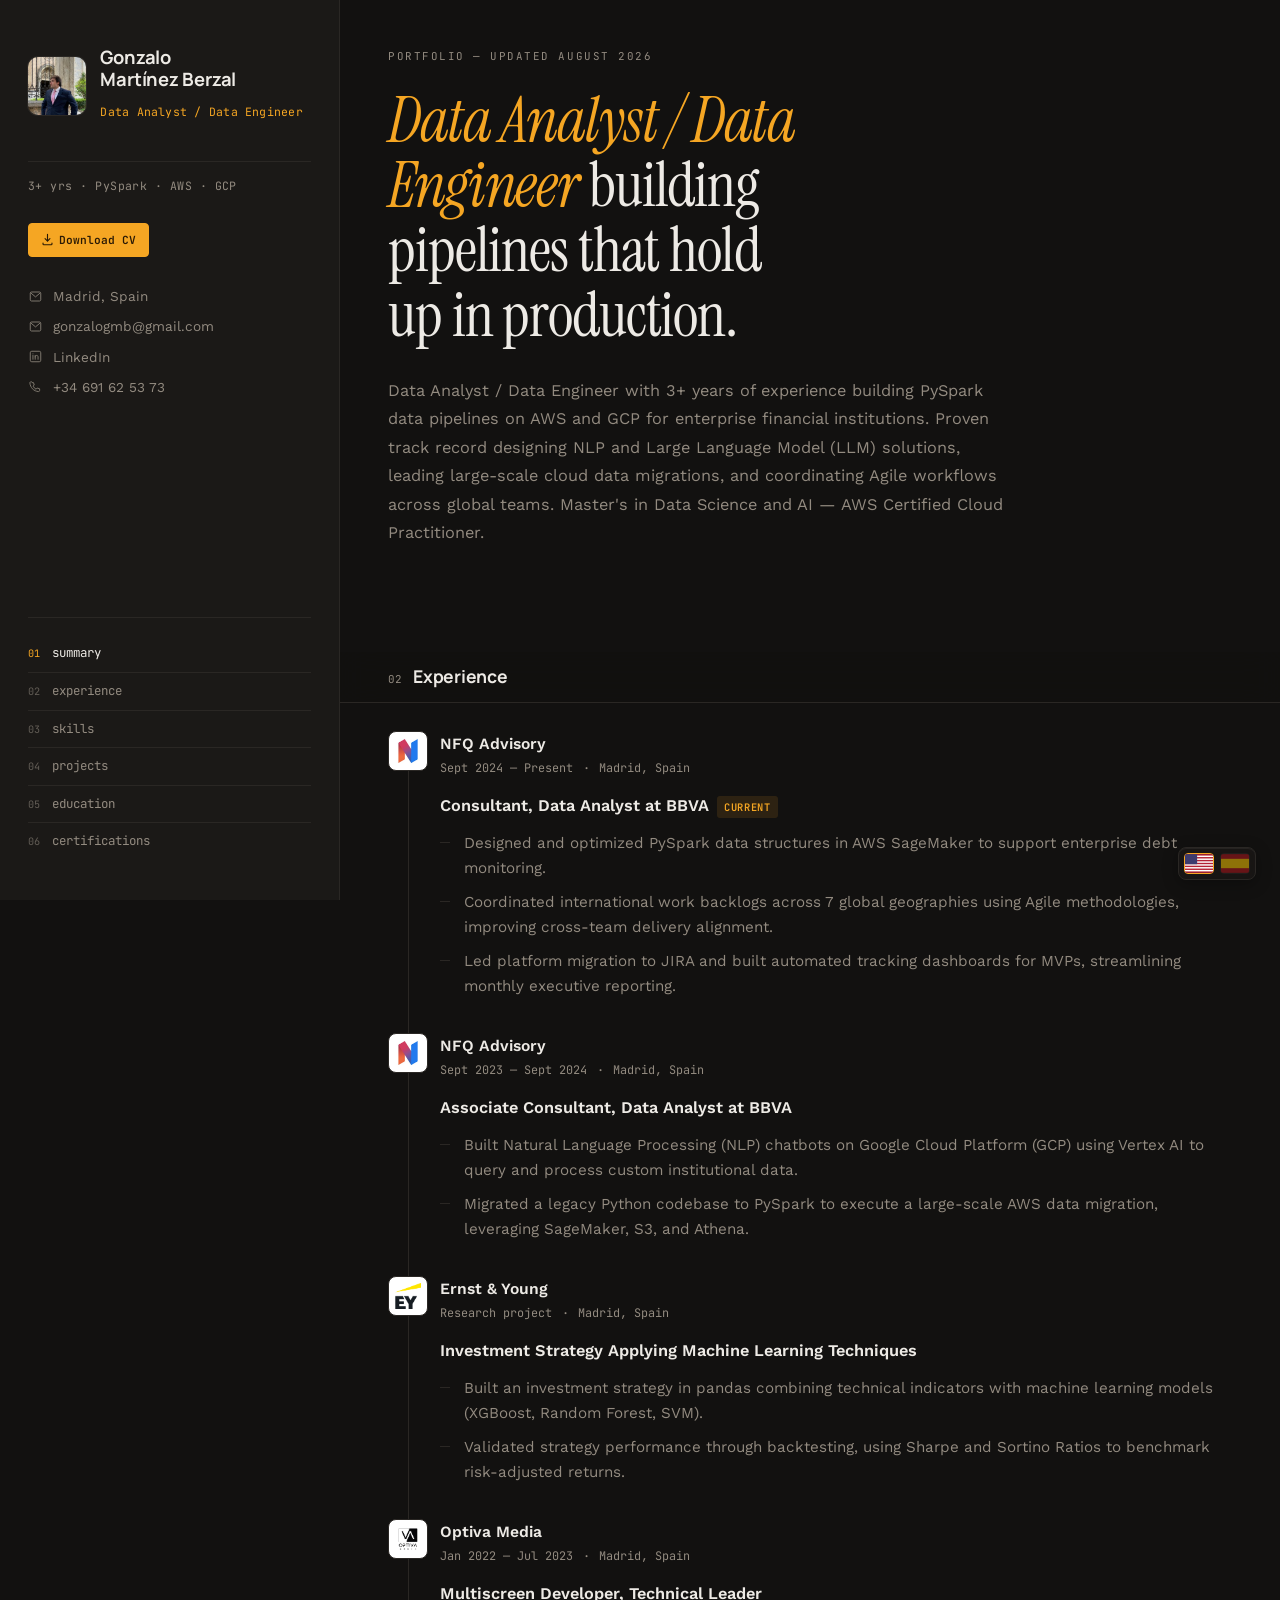
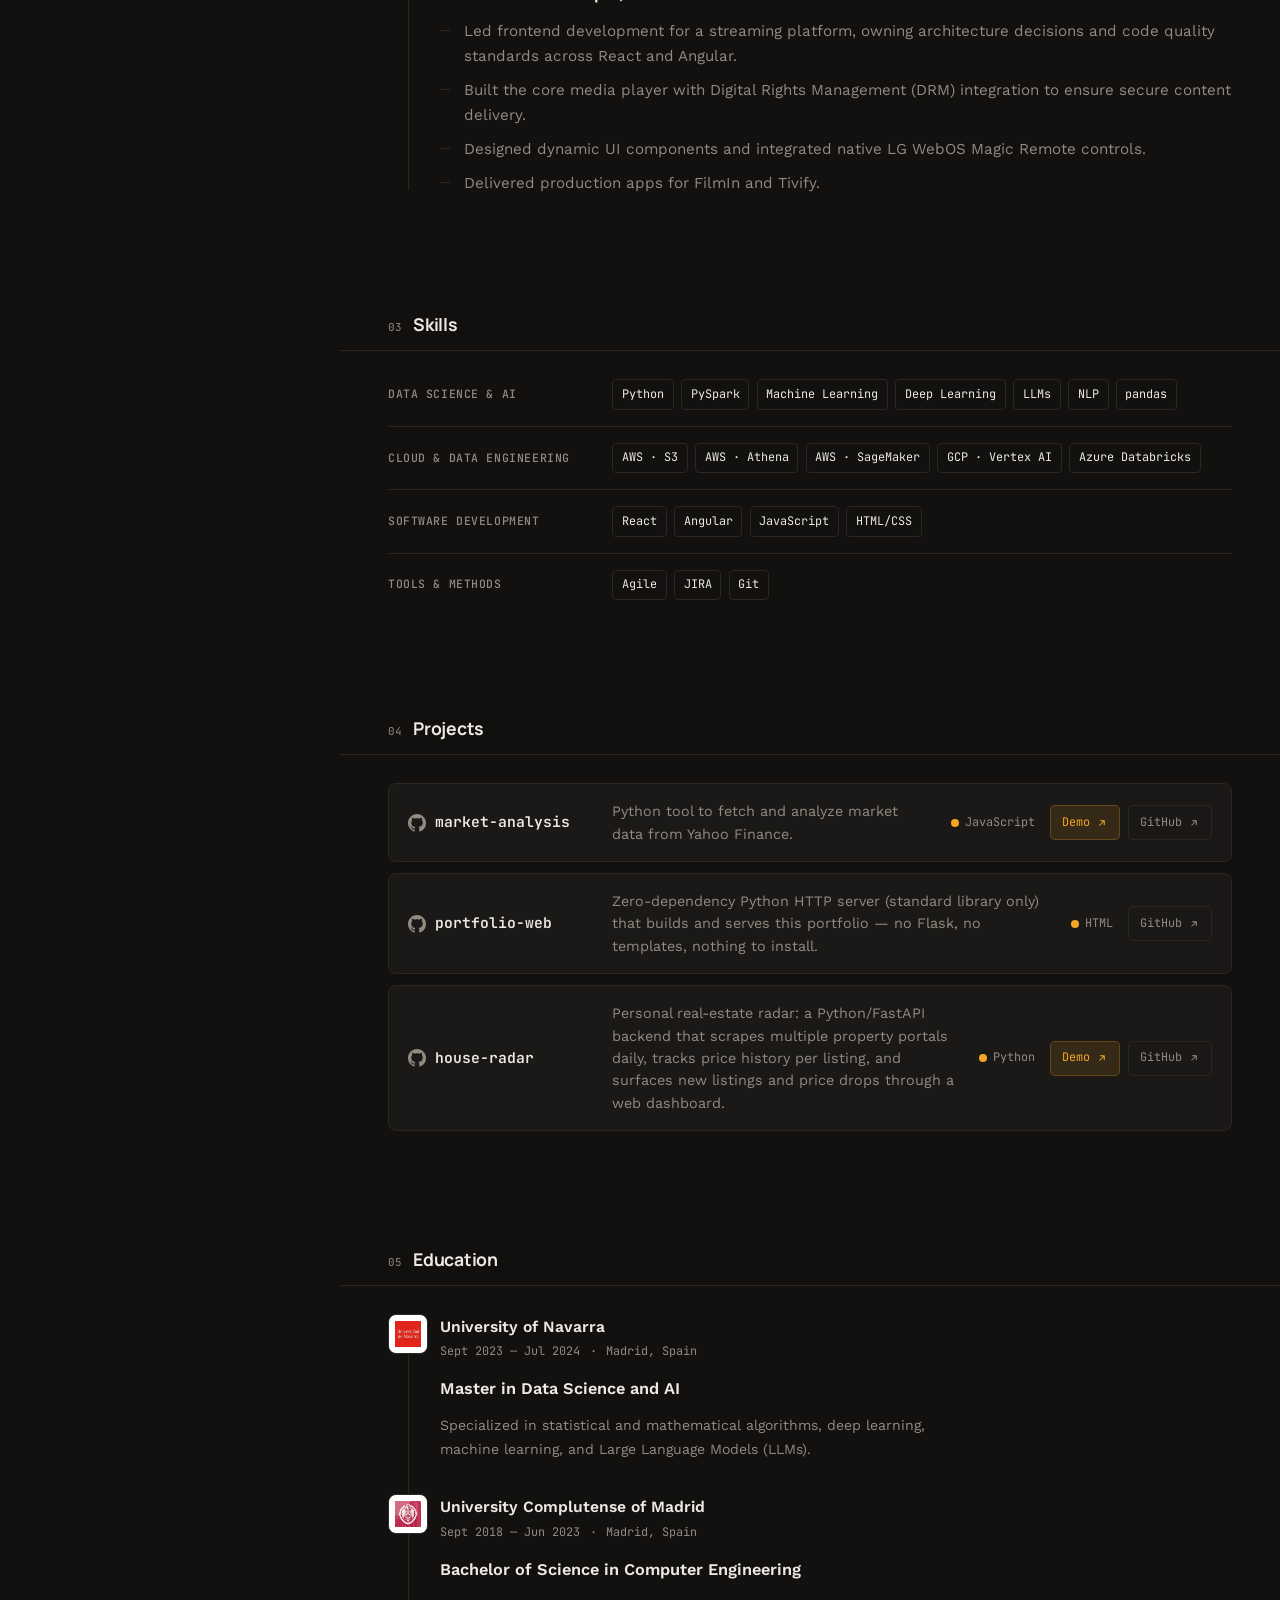
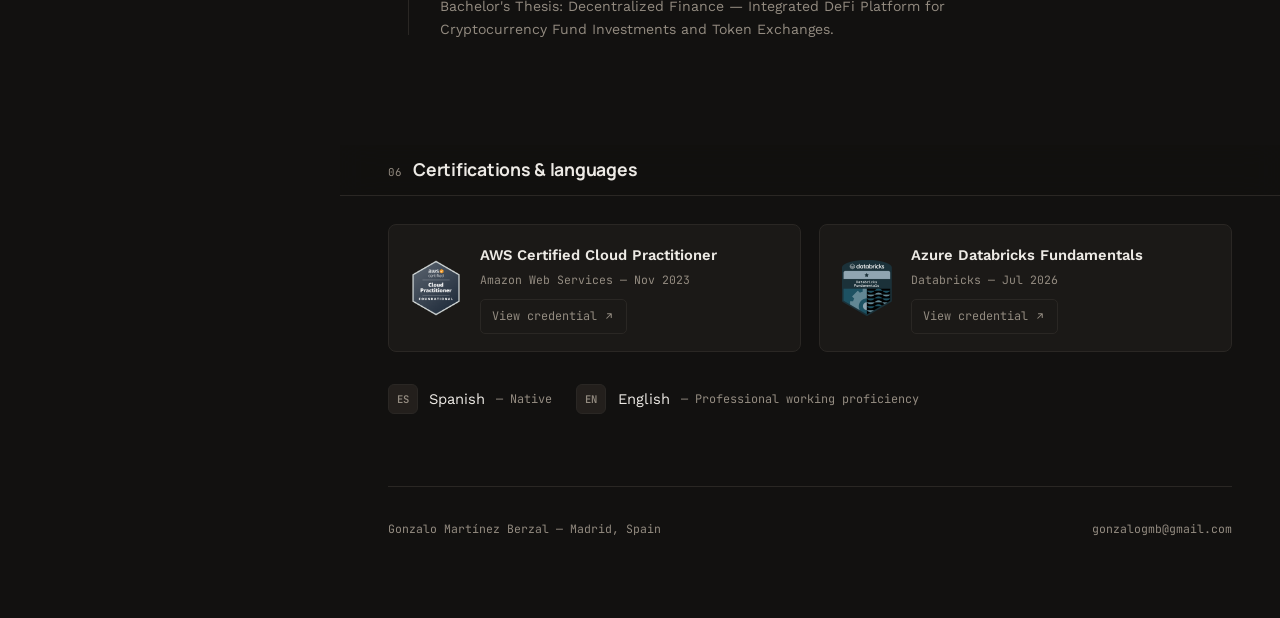
<file: public/index.html>
<!-- Design plan (v3 — "Ámbar": warm-neutral ground, single amber accent, sidebar on the right)
Color: --bg #121110 (warm near-black, no blue cast), --panel #1B1917, --panel-2 #231F1C,
       --ink #EDEAE5, --ink-soft #938B80, --line #2A2724, --accent #F5A623 (terminal amber,
       the only chromatic voice), --accent-2 #D98A5A (desaturated clay, same family).
       No light/dark toggle — this design commits to one warm console-inspired look.
Type: display = Manrope (tight geometric headings), body = Work Sans (humanist, readable long-form),
      mono = JetBrains Mono (dates, labels, tags — the "terminal" register).
Layout: console sidebar on the RIGHT (photo, identity, contact, nav), right-aligned, with the
        active-nav rail on its right edge; content column centred in the space to its left.
        Section headers are sticky translucent chrome that hand over section to section.
        Skills and projects are hairline rows rather than card grids — denser, quieter.
        Collapses to a top bar + stacked content under 900px, where the mirroring unwinds.
-->
<html lang="en">
<head>
<meta charset="UTF-8">
<meta name="viewport" content="width=device-width, initial-scale=1.0">
<title>Gonzalo Martínez Berzal</title>
<link rel="icon" type="image/svg+xml" href="static/favicon.svg">

<meta name="description" content="Data Analyst / Data Engineer con más de 3 años de experiencia diseñando pipelines de datos en PySpark sobre AWS y GCP para grandes instituciones financieras. Máster en Data Science e IA.">
<meta property="og:type" content="website">
<meta property="og:url" content="https://gonzalomartinezberzal.com/">
<meta property="og:title" content="Gonzalo Martínez Berzal — Data Analyst / Data Engineer">
<meta property="og:description" content="Data Analyst / Data Engineer con más de 3 años de experiencia diseñando pipelines de datos en PySpark sobre AWS y GCP para grandes instituciones financieras. Máster en Data Science e IA.">
<meta property="og:image" content="https://gonzalomartinezberzal.com/static/og-image.png">
<meta property="og:image:width" content="1200">
<meta property="og:image:height" content="630">
<meta name="twitter:card" content="summary_large_image">
<meta name="twitter:title" content="Gonzalo Martínez Berzal — Data Analyst / Data Engineer">
<meta name="twitter:description" content="Data Analyst / Data Engineer con más de 3 años de experiencia diseñando pipelines de datos en PySpark sobre AWS y GCP para grandes instituciones financieras. Máster en Data Science e IA.">
<meta name="twitter:image" content="https://gonzalomartinezberzal.com/static/og-image.png">
<link rel="preconnect" href="https://fonts.googleapis.com">
<link rel="preconnect" href="https://fonts.gstatic.com" crossorigin>
<link rel="stylesheet" href="https://fonts.googleapis.com/css2?family=Instrument+Serif:ital@0;1&family=Manrope:wght@500;600;700;800&family=Work+Sans:wght@400;500;600&family=JetBrains+Mono:wght@400;500;600&display=swap">
<link rel="stylesheet" href="static/style.css?v=17">
</head>
<body>

<div class="lang-switch" role="group" aria-label="Language / Idioma">
  <button type="button" class="lang-btn" data-lang="en" aria-pressed="true" aria-label="English">
    <svg viewBox="0 0 30 20" aria-hidden="true">
      <rect width="30" height="20" fill="#B22234"/>
      <rect y="1.54" width="30" height="1.54" fill="#fff"/>
      <rect y="4.62" width="30" height="1.54" fill="#fff"/>
      <rect y="7.69" width="30" height="1.54" fill="#fff"/>
      <rect y="10.77" width="30" height="1.54" fill="#fff"/>
      <rect y="13.85" width="30" height="1.54" fill="#fff"/>
      <rect y="16.92" width="30" height="1.54" fill="#fff"/>
      <rect width="13" height="10.77" fill="#3C3B6E"/>
    </svg>
  </button>
  <button type="button" class="lang-btn" data-lang="es" aria-pressed="false" aria-label="Español">
    <svg viewBox="0 0 30 20" aria-hidden="true">
      <rect width="30" height="20" fill="#AA151B"/>
      <rect y="5" width="30" height="10" fill="#F1BF00"/>
    </svg>
  </button>
</div>

<div class="layout">
  <aside class="sidebar">
    <div class="avatar-block">
      <img class="avatar" src="[data-uri]" alt="Gonzalo Martínez Berzal">
      <div class="identity">
        <p class="name">Gonzalo<br>Martínez Berzal</p>
        <p class="role">Data Analyst / Data Engineer</p>
      </div>
    </div>

    <button type="button" class="menu-toggle" id="menuToggle" aria-expanded="false" aria-label="Menu">
      <svg class="icon-open" viewBox="0 0 20 20" fill="none" aria-hidden="true"><path d="M3 5h14M3 10h14M3 15h14" stroke="currentColor" stroke-width="1.6" stroke-linecap="round"/></svg>
      <svg class="icon-close" viewBox="0 0 20 20" fill="none" aria-hidden="true"><path d="M5 5l10 10M15 5L5 15" stroke="currentColor" stroke-width="1.6" stroke-linecap="round"/></svg>
    </button>

    <p class="credential" data-i18n="promptLine">3+ yrs · PySpark · AWS · GCP</p>

    <a class="btn-cv" href="static/cv-gonzalo-martinez-berzal.pdf" download>
      <svg viewBox="0 0 16 16" fill="none" aria-hidden="true">
        <path class="cv-arrow" d="M8 1.5v8.5m0 0L5 7m3 3l3-3" stroke="currentColor" stroke-width="1.4" stroke-linecap="round" stroke-linejoin="round"/>
        <path class="cv-check" d="M4.8 7.6 7 9.8 11.4 5" stroke="currentColor" stroke-width="1.6" stroke-linecap="round" stroke-linejoin="round"/>
        <path class="cv-tray" d="M2.5 12.5v1a1 1 0 0 0 1 1h9a1 1 0 0 0 1-1v-1" stroke="currentColor" stroke-width="1.4" stroke-linecap="round" stroke-linejoin="round"/>
      </svg>
      <span data-i18n="downloadCv">Download CV</span>
    </a>

    <div class="side-contact">
      <span>
        <svg viewBox="0 0 20 20" fill="none" aria-hidden="true"><path d="M3 5.5C3 4.67 3.67 4 4.5 4h11c.83 0 1.5.67 1.5 1.5v9c0 .83-.67 1.5-1.5 1.5h-11C3.67 16 3 15.33 3 14.5v-9Z" stroke="currentColor" stroke-width="1.3"/><path d="M4 5.5l6 5 6-5" stroke="currentColor" stroke-width="1.3" stroke-linecap="round" stroke-linejoin="round"/></svg>
        <span data-i18n="madridSpain">Madrid, Spain</span>
      </span>
      <a href="mailto:gonzalogmb@gmail.com">
        <svg viewBox="0 0 20 20" fill="none" aria-hidden="true"><path d="M3 5.5C3 4.67 3.67 4 4.5 4h11c.83 0 1.5.67 1.5 1.5v9c0 .83-.67 1.5-1.5 1.5h-11C3.67 16 3 15.33 3 14.5v-9Z" stroke="currentColor" stroke-width="1.3"/><path d="M4 5.5l6 5 6-5" stroke="currentColor" stroke-width="1.3" stroke-linecap="round" stroke-linejoin="round"/></svg>
        gonzalogmb@gmail.com
      </a>
      <a href="https://www.linkedin.com/in/gonzalo-mart%C3%ADnez-berzal-003298227/" target="_blank" rel="noopener">
        <svg viewBox="0 0 20 20" fill="none" aria-hidden="true"><rect x="3" y="3" width="14" height="14" rx="2" stroke="currentColor" stroke-width="1.3"/><path d="M6.6 8.6v5.1M6.6 6.5v.01M9.6 13.7V8.6M9.6 10.6c0-1.1.7-2 1.9-2s1.9.7 1.9 2v3.1" stroke="currentColor" stroke-width="1.3" stroke-linecap="round"/></svg>
        LinkedIn
      </a>
      <a href="tel:+34691625373">
        <svg viewBox="0 0 20 20" fill="none" aria-hidden="true"><path d="M5 3.5h2.3l1 3.3-1.6 1.4a10 10 0 0 0 4.1 4.1l1.4-1.6 3.3 1v2.3c0 .83-.7 1.5-1.55 1.44-3-.2-5.85-1.55-7.98-3.68C4.05 9.65 2.7 6.8 2.5 3.8 2.44 2.94 3.12 2.25 5 2.25" stroke="currentColor" stroke-width="1.3" stroke-linejoin="round"/></svg>
        +34 691 62 53 73
      </a>
    </div>

    <nav class="side-nav">
      <a href="#summary" data-i18n="navSummary">summary</a>
      <a href="#experience" data-i18n="navExperience">experience</a>
      <a href="#skills" data-i18n="navSkills">skills</a>
      <a href="#projects" data-i18n="navProjects">projects</a>
      <a href="#education" data-i18n="navEducation">education</a>
      <a href="#certifications" data-i18n="navCertifications">certifications</a>
    </nav>
  </aside>

  <main class="main">
    <section id="summary">
      <p class="hero-line" data-i18n="heroLine">Portfolio — updated August 2026</p>
      <h1 class="headline"><span class="accent">Data Analyst / Data Engineer</span> building pipelines that hold up in production.</h1>
      <p class="summary-text" data-i18n="summaryText">Data Analyst / Data Engineer with 3+ years of experience building PySpark data pipelines on AWS and GCP for enterprise financial institutions. Proven track record designing NLP and Large Language Model (LLM) solutions, leading large-scale cloud data migrations, and coordinating Agile workflows across global teams. Master's in Data Science and AI — AWS Certified Cloud Practitioner.</p>
    </section>

    <section id="experience">
      <div class="sec-head">
        <span class="sec-tag">02</span>
        <h2 class="sec-title" data-i18n="experienceEyebrow">Experience</h2>
      </div>
      <div class="timeline">

        <div class="t-item">
          <div class="t-mark"><img src="[data-uri]" alt="NFQ Advisory"></div>
          <p class="t-org">NFQ Advisory</p>
          <p class="t-meta"><span data-i18n="entry1Dates">Sept 2024 — Present</span><span>·</span><span data-i18n="madridSpain">Madrid, Spain</span></p>
          <p class="t-role"><span data-i18n="entry1Role">Consultant, Data Analyst at BBVA</span><span class="current" data-i18n="currentTag">Current</span></p>
          <ul>
            <li data-i18n="entry1B1">Designed and optimized PySpark data structures in AWS SageMaker to support enterprise debt monitoring.</li>
            <li data-i18n="entry1B2">Coordinated international work backlogs across 7 global geographies using Agile methodologies, improving cross-team delivery alignment.</li>
            <li data-i18n="entry1B3">Led platform migration to JIRA and built automated tracking dashboards for MVPs, streamlining monthly executive reporting.</li>
          </ul>
        </div>

        <div class="t-item">
          <div class="t-mark"><img src="[data-uri]" alt="NFQ Advisory"></div>
          <p class="t-org">NFQ Advisory</p>
          <p class="t-meta"><span>Sept 2023 — Sept 2024</span><span>·</span><span data-i18n="madridSpain">Madrid, Spain</span></p>
          <p class="t-role" data-i18n="entry2Role">Associate Consultant, Data Analyst at BBVA</p>
          <ul>
            <li data-i18n="entry2B1">Built Natural Language Processing (NLP) chatbots on Google Cloud Platform (GCP) using Vertex AI to query and process custom institutional data.</li>
            <li data-i18n="entry2B2">Migrated a legacy Python codebase to PySpark to execute a large-scale AWS data migration, leveraging SageMaker, S3, and Athena.</li>
          </ul>
        </div>

        <div class="t-item">
          <div class="t-mark"><img src="[data-uri]" alt="Ernst &amp; Young"></div>
          <p class="t-org">Ernst &amp; Young</p>
          <p class="t-meta"><span data-i18n="entry3Dates">Research project</span><span>·</span><span data-i18n="madridSpain">Madrid, Spain</span></p>
          <p class="t-role">Investment Strategy Applying Machine Learning Techniques</p>
          <ul>
            <li data-i18n="entry3B1">Built an investment strategy in pandas combining technical indicators with machine learning models (XGBoost, Random Forest, SVM).</li>
            <li data-i18n="entry3B2">Validated strategy performance through backtesting, using Sharpe and Sortino Ratios to benchmark risk-adjusted returns.</li>
          </ul>
        </div>

        <div class="t-item">
          <div class="t-mark"><img src="[data-uri]" alt="Optiva Media"></div>
          <p class="t-org">Optiva Media</p>
          <p class="t-meta"><span data-i18n="entry4Dates">Jan 2022 — Jul 2023</span><span>·</span><span data-i18n="madridSpain">Madrid, Spain</span></p>
          <p class="t-role">Multiscreen Developer, Technical Leader</p>
          <ul>
            <li data-i18n="entry4B1">Led frontend development for a streaming platform, owning architecture decisions and code quality standards across React and Angular.</li>
            <li data-i18n="entry4B2">Built the core media player with Digital Rights Management (DRM) integration to ensure secure content delivery.</li>
            <li data-i18n="entry4B3">Designed dynamic UI components and integrated native LG WebOS Magic Remote controls.</li>
            <li data-i18n="entry4B4">Delivered production apps for FilmIn and Tivify.</li>
          </ul>
        </div>

      </div>
    </section>

    <section id="skills">
      <div class="sec-head">
        <span class="sec-tag">03</span>
        <h2 class="sec-title" data-i18n="skillsEyebrow">Skills</h2>
      </div>
      <div class="skills-grid">
        <div class="skill-group">
          <h3 data-i18n="skillHeader1">Data Science &amp; AI</h3>
          <div class="tag-row">
            <span class="tag">Python</span><span class="tag">PySpark</span><span class="tag">Machine Learning</span>
            <span class="tag">Deep Learning</span><span class="tag">LLMs</span><span class="tag">NLP</span><span class="tag">pandas</span>
          </div>
        </div>
        <div class="skill-group">
          <h3>Cloud &amp; Data Engineering</h3>
          <div class="tag-row">
            <span class="tag">AWS · S3</span><span class="tag">AWS · Athena</span><span class="tag">AWS · SageMaker</span>
            <span class="tag">GCP · Vertex AI</span><span class="tag">Azure Databricks</span>
          </div>
        </div>
        <div class="skill-group">
          <h3>Software Development</h3>
          <div class="tag-row">
            <span class="tag">React</span><span class="tag">Angular</span><span class="tag">JavaScript</span><span class="tag">HTML/CSS</span>
          </div>
        </div>
        <div class="skill-group">
          <h3>Tools &amp; Methods</h3>
          <div class="tag-row">
            <span class="tag">Agile</span><span class="tag">JIRA</span><span class="tag">Git</span>
          </div>
        </div>
      </div>
    </section>

    <section id="projects">
      <div class="sec-head">
        <span class="sec-tag">04</span>
        <h2 class="sec-title" data-i18n="projectsEyebrow">Projects</h2>
      </div>
      <div class="projects-grid">
        <div class="project-card">
          <div class="project-head">
            <svg class="project-icon" width="18" height="18" viewBox="0 0 16 16" fill="currentColor" aria-hidden="true">
              <path fill-rule="evenodd" clip-rule="evenodd" d="M8 0C3.58 0 0 3.58 0 8c0 3.54 2.29 6.53 5.47 7.59.4.07.55-.17.55-.38 0-.19-.01-.82-.01-1.49-2.01.37-2.53-.49-2.69-.94-.09-.23-.48-.94-.82-1.13-.28-.15-.68-.52-.01-.53.63-.01 1.08.58 1.23.82.72 1.21 1.87.87 2.33.66.07-.52.28-.87.51-1.07-1.78-.2-3.64-.89-3.64-3.95 0-.87.31-1.59.82-2.15-.08-.2-.36-1.02.08-2.12 0 0 .67-.21 2.2.82.64-.18 1.32-.27 2-.27.68 0 1.36.09 2 .27 1.53-1.04 2.2-.82 2.2-.82.44 1.1.16 1.92.08 2.12.51.56.82 1.27.82 2.15 0 3.07-1.87 3.75-3.65 3.95.29.25.54.73.54 1.48 0 1.07-.01 1.93-.01 2.2 0 .21.15.46.55.38A8.01 8.01 0 0 0 16 8c0-4.42-3.58-8-8-8Z"/>
            </svg>
            <span class="project-name">market-analysis</span>
          </div>
          <p class="project-desc" data-i18n="project1Desc">Python tool to fetch and analyze market data from Yahoo Finance.</p>
          <div class="project-foot">
            <span class="project-lang"><span class="project-lang-dot"></span>JavaScript</span>
            <div class="project-links">
              <a class="btn-link btn-demo" href="https://market.gonzalomartinezberzal.com" target="_blank" rel="noopener">
                <span data-i18n="viewDemo">Demo</span>
                <svg viewBox="0 0 16 16" fill="none" aria-hidden="true"><path d="M5 11l6-6M11 5H6M11 5v5" stroke="currentColor" stroke-width="1.4" stroke-linecap="round" stroke-linejoin="round"/></svg>
              </a>
              <a class="btn-link" href="https://github.com/gonzalogmb/market-analysis" target="_blank" rel="noopener">
                <span data-i18n="viewOnGithub">GitHub</span>
                <svg viewBox="0 0 16 16" fill="none" aria-hidden="true"><path d="M5 11l6-6M11 5H6M11 5v5" stroke="currentColor" stroke-width="1.4" stroke-linecap="round" stroke-linejoin="round"/></svg>
              </a>
            </div>
          </div>
        </div>
        <div class="project-card">
          <div class="project-head">
            <svg class="project-icon" width="18" height="18" viewBox="0 0 16 16" fill="currentColor" aria-hidden="true">
              <path fill-rule="evenodd" clip-rule="evenodd" d="M8 0C3.58 0 0 3.58 0 8c0 3.54 2.29 6.53 5.47 7.59.4.07.55-.17.55-.38 0-.19-.01-.82-.01-1.49-2.01.37-2.53-.49-2.69-.94-.09-.23-.48-.94-.82-1.13-.28-.15-.68-.52-.01-.53.63-.01 1.08.58 1.23.82.72 1.21 1.87.87 2.33.66.07-.52.28-.87.51-1.07-1.78-.2-3.64-.89-3.64-3.95 0-.87.31-1.59.82-2.15-.08-.2-.36-1.02.08-2.12 0 0 .67-.21 2.2.82.64-.18 1.32-.27 2-.27.68 0 1.36.09 2 .27 1.53-1.04 2.2-.82 2.2-.82.44 1.1.16 1.92.08 2.12.51.56.82 1.27.82 2.15 0 3.07-1.87 3.75-3.65 3.95.29.25.54.73.54 1.48 0 1.07-.01 1.93-.01 2.2 0 .21.15.46.55.38A8.01 8.01 0 0 0 16 8c0-4.42-3.58-8-8-8Z"/>
            </svg>
            <span class="project-name">portfolio-web</span>
          </div>
          <p class="project-desc" data-i18n="project2Desc">Zero-dependency Python HTTP server (standard library only) that builds and serves this portfolio — no Flask, no templates, nothing to install.</p>
          <div class="project-foot">
            <span class="project-lang"><span class="project-lang-dot"></span>HTML</span>
            <div class="project-links">
              <a class="btn-link" href="https://github.com/gonzalogmb/portfolio-web" target="_blank" rel="noopener">
                <span data-i18n="viewOnGithub">GitHub</span>
                <svg viewBox="0 0 16 16" fill="none" aria-hidden="true"><path d="M5 11l6-6M11 5H6M11 5v5" stroke="currentColor" stroke-width="1.4" stroke-linecap="round" stroke-linejoin="round"/></svg>
              </a>
            </div>
          </div>
        </div>
        <div class="project-card">
          <div class="project-head">
            <svg class="project-icon" width="18" height="18" viewBox="0 0 16 16" fill="currentColor" aria-hidden="true">
              <path fill-rule="evenodd" clip-rule="evenodd" d="M8 0C3.58 0 0 3.58 0 8c0 3.54 2.29 6.53 5.47 7.59.4.07.55-.17.55-.38 0-.19-.01-.82-.01-1.49-2.01.37-2.53-.49-2.69-.94-.09-.23-.48-.94-.82-1.13-.28-.15-.68-.52-.01-.53.63-.01 1.08.58 1.23.82.72 1.21 1.87.87 2.33.66.07-.52.28-.87.51-1.07-1.78-.2-3.64-.89-3.64-3.95 0-.87.31-1.59.82-2.15-.08-.2-.36-1.02.08-2.12 0 0 .67-.21 2.2.82.64-.18 1.32-.27 2-.27.68 0 1.36.09 2 .27 1.53-1.04 2.2-.82 2.2-.82.44 1.1.16 1.92.08 2.12.51.56.82 1.27.82 2.15 0 3.07-1.87 3.75-3.65 3.95.29.25.54.73.54 1.48 0 1.07-.01 1.93-.01 2.2 0 .21.15.46.55.38A8.01 8.01 0 0 0 16 8c0-4.42-3.58-8-8-8Z"/>
            </svg>
            <span class="project-name">house-radar</span>
          </div>
          <p class="project-desc" data-i18n="project3Desc">Personal real-estate radar: a Python/FastAPI backend that scrapes multiple property portals daily, tracks price history per listing, and surfaces new listings and price drops through a web dashboard.</p>
          <div class="project-foot">
            <span class="project-lang"><span class="project-lang-dot"></span>Python</span>
            <div class="project-links">
              <a class="btn-link btn-demo" href="https://radar.gonzalomartinezberzal.com" target="_blank" rel="noopener">
                <span data-i18n="viewDemo">Demo</span>
                <svg viewBox="0 0 16 16" fill="none" aria-hidden="true"><path d="M5 11l6-6M11 5H6M11 5v5" stroke="currentColor" stroke-width="1.4" stroke-linecap="round" stroke-linejoin="round"/></svg>
              </a>
              <a class="btn-link" href="https://github.com/gonzalogmb/house-radar" target="_blank" rel="noopener">
                <span data-i18n="viewOnGithub">GitHub</span>
                <svg viewBox="0 0 16 16" fill="none" aria-hidden="true"><path d="M5 11l6-6M11 5H6M11 5v5" stroke="currentColor" stroke-width="1.4" stroke-linecap="round" stroke-linejoin="round"/></svg>
              </a>
            </div>
          </div>
        </div>
      </div>
    </section>

    <section id="education">
      <div class="sec-head">
        <span class="sec-tag">05</span>
        <h2 class="sec-title" data-i18n="educationEyebrow">Education</h2>
      </div>
      <div class="timeline">
        <div class="t-item">
          <div class="t-mark"><img src="[data-uri]" alt="University of Navarra"></div>
          <p class="t-org" data-i18n="eduOrg1">University of Navarra</p>
          <p class="t-meta"><span>Sept 2023 — Jul 2024</span><span>·</span><span data-i18n="madridSpain">Madrid, Spain</span></p>
          <p class="t-role" data-i18n="eduRole1">Master in Data Science and AI</p>
          <p class="t-note" data-i18n="eduSubNote1">Specialized in statistical and mathematical algorithms, deep learning, machine learning, and Large Language Models (LLMs).</p>
        </div>
        <div class="t-item">
          <div class="t-mark"><img src="[data-uri]" alt="Complutense University of Madrid"></div>
          <p class="t-org" data-i18n="eduOrg2">University Complutense of Madrid</p>
          <p class="t-meta"><span>Sept 2018 — Jun 2023</span><span>·</span><span data-i18n="madridSpain">Madrid, Spain</span></p>
          <p class="t-role" data-i18n="eduRole2">Bachelor of Science in Computer Engineering</p>
          <p class="t-note" data-i18n="eduSubNote2">Bachelor's Thesis: Decentralized Finance — Integrated DeFi Platform for Cryptocurrency Fund Investments and Token Exchanges.</p>
        </div>
      </div>
    </section>

    <section id="certifications">
      <div class="sec-head">
        <span class="sec-tag">06</span>
        <h2 class="sec-title" data-i18n="certLangEyebrow">Certifications &amp; languages</h2>
      </div>

      <div class="cert-grid">
        <div class="cert-card">
          <img class="cert-icon" src="[data-uri]" alt="AWS Certified Cloud Practitioner badge">
          <div>
            <p class="cert-title">AWS Certified Cloud Practitioner</p>
            <p class="cert-issuer">Amazon Web Services — Nov 2023</p>
            <a class="btn-link" href="https://www.credly.com/badges/de3a511f-13e1-42bb-a3db-3eb16f220753/linked_in_profile" target="_blank" rel="noopener">
              <span data-i18n="viewCredential">View credential</span>
              <svg viewBox="0 0 16 16" fill="none" aria-hidden="true"><path d="M5 11l6-6M11 5H6M11 5v5" stroke="currentColor" stroke-width="1.4" stroke-linecap="round" stroke-linejoin="round"/></svg>
            </a>
          </div>
        </div>
        <div class="cert-card">
          <img class="cert-icon" src="[data-uri]" alt="Databricks Fundamentals badge">
          <div>
            <p class="cert-title">Azure Databricks Fundamentals</p>
            <p class="cert-issuer">Databricks — Jul 2026</p>
            <a class="btn-link" href="https://www.credential.net/46bdf835-f0b1-4f4f-82eb-de33b6659af5#acc.dFP86Ilz" target="_blank" rel="noopener">
              <span data-i18n="viewCredential">View credential</span>
              <svg viewBox="0 0 16 16" fill="none" aria-hidden="true"><path d="M5 11l6-6M11 5H6M11 5v5" stroke="currentColor" stroke-width="1.4" stroke-linecap="round" stroke-linejoin="round"/></svg>
            </a>
          </div>
        </div>
      </div>

      <div class="lang-row">
        <div class="lang-item">
          <span class="lang-badge">ES</span>
          <span class="k" data-i18n="langSpanishName">Spanish</span>
          <span class="v" data-i18n="langSpanishLevel">— Native</span>
        </div>
        <div class="lang-item">
          <span class="lang-badge">EN</span>
          <span class="k" data-i18n="langEnglishName">English</span>
          <span class="v" data-i18n="langEnglishLevel">— Professional working proficiency</span>
        </div>
      </div>
    </section>

    <footer class="main-footer">
      <span>Gonzalo Martínez Berzal — <span data-i18n="madridSpain">Madrid, Spain</span></span>
      <a href="mailto:gonzalogmb@gmail.com">gonzalogmb@gmail.com</a>
    </footer>
  </main>
</div>

<script src="static/script.js?v=7"></script>

</body>
</html>
</file>
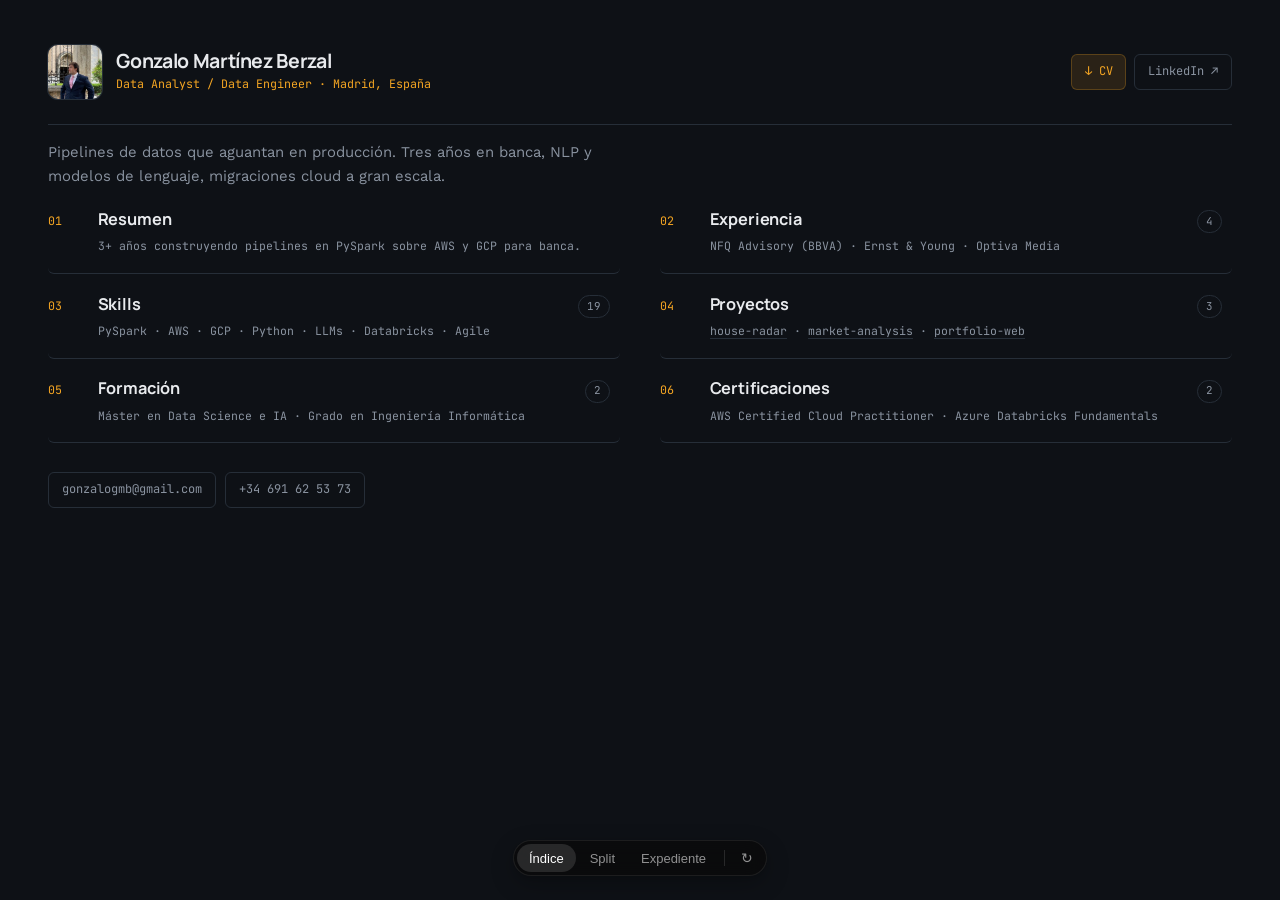
<file: public/prototypes/hero/index.html>
<!doctype html>
<html lang="es">
<head>
<meta charset="UTF-8">
<meta name="viewport" content="width=device-width, initial-scale=1.0">
<title>Prototipos — Hero (ronda 2)</title>
<link rel="preconnect" href="https://fonts.googleapis.com">
<link rel="preconnect" href="https://fonts.gstatic.com" crossorigin>
<link rel="stylesheet" href="https://fonts.googleapis.com/css2?family=Manrope:wght@500;600;700;800&family=Work+Sans:wght@400;500;600&family=JetBrains+Mono:wght@400;500;600&display=swap">
<style>
/* ---------------------------------------------------------------
   Prototype surface — round 2.
   Corrected brief: the first screen must establish identity, keep the
   CV's substance reachable, and give direct access to the projects,
   all without scrolling. Round 1 failed the wayfinding test.
   Tokens copied from public/static/style.css so variants look native.
   --------------------------------------------------------------- */
:root {
  --bg: #0E1116;
  --panel: #151A21;
  --panel-2: #1B222B;
  --ink: #E8EAED;
  --ink-soft: #8A93A0;
  --line: #262E38;
  --accent: #F5A623;
  --accent-soft: rgba(245, 166, 35, 0.12);
  --accent-soft-strong: rgba(245, 166, 35, 0.24);
  --accent-2: #4FA8FF;
  --accent-2-soft: rgba(79, 168, 255, 0.13);
  --danger: #F2555F;
  --danger-soft: rgba(242, 85, 95, 0.12);
  --danger-soft-strong: rgba(242, 85, 95, 0.26);

  --font-display: 'Manrope', 'Segoe UI', sans-serif;
  --font-body: 'Work Sans', 'Segoe UI', sans-serif;
  --font-mono: 'JetBrains Mono', ui-monospace, SFMono-Regular, Menlo, monospace;

  --ease-out: cubic-bezier(0.32, 0.72, 0, 1);
  --dur-press: 110ms;
  --dur-hover: 200ms;
  --dur-enter: 420ms;
}

* { box-sizing: border-box; }

body {
  margin: 0;
  background: var(--bg);
  color: var(--ink);
  font-family: var(--font-body);
  font-size: 16px;
  line-height: 1.65;
  -webkit-font-smoothing: antialiased;
}

#stage { min-height: 100vh; }
a { text-decoration: none; color: inherit; }
:focus-visible { outline: 2px solid var(--accent); outline-offset: 3px; }

@keyframes protoIn {
  from { opacity: 0; transform: translateY(10px); }
  to   { opacity: 1; transform: translateY(0); }
}
@keyframes protoFade { from { opacity: 0; } to { opacity: 1; } }

/* ---------- Shared bits ---------- */
.p-identity { display: flex; align-items: center; gap: 0.9rem; }
.p-avatar {
  width: 54px; height: 54px; border-radius: 10px; object-fit: cover;
  box-shadow: 0 0 0 1px var(--line); flex-shrink: 0;
}
.p-name {
  font-family: var(--font-display); font-weight: 700; font-size: 1.22rem;
  letter-spacing: -0.018em; line-height: 1.15; margin: 0 0 0.15rem;
}
.p-role { font-family: var(--font-mono); font-size: 0.73rem; color: var(--accent); margin: 0; }

.proto-btn {
  display: inline-flex; align-items: center; gap: 0.4rem;
  font-family: var(--font-mono); font-size: 0.75rem;
  color: var(--accent);
  border: 1px solid var(--accent-soft-strong); background: var(--accent-soft);
  border-radius: 6px; padding: 0.45rem 0.8rem;
  cursor: pointer; -webkit-tap-highlight-color: transparent;
  transition: background var(--dur-hover) var(--ease-out),
              border-color var(--dur-hover) var(--ease-out),
              transform var(--dur-press) var(--ease-out);
}
.proto-btn.ghost { color: var(--ink-soft); background: transparent; border-color: var(--line); }
.proto-btn.demo { color: var(--danger); border-color: var(--danger-soft-strong); background: var(--danger-soft); }
.proto-btn:active { transform: scale(0.97); }

.lang-dot { width: 7px; height: 7px; border-radius: 50%; flex-shrink: 0; }

/* =============================================================
   VARIANT 1 — Índice
   Axis: the hero IS the navigation. The whole first screen is a
   structured table of contents of the CV — every section visible,
   every project named, everything one click away.
   ============================================================= */
.v1 { min-height: 100vh; display: flex; flex-direction: column; padding: 2.8rem 3rem 7rem; }
.v1-head {
  display: flex; align-items: center; gap: 1.2rem; flex-wrap: wrap;
  padding-bottom: 1.6rem; border-bottom: 1px solid var(--line); margin-bottom: 0.4rem;
  animation: protoIn var(--dur-enter) var(--ease-out) both;
}
.v1-head .sp { flex: 1; min-width: 1rem; }
.v1-tagline {
  font-size: 0.93rem; color: var(--ink-soft); margin: 0.5rem 0 0; max-width: 62ch;
}
.v1-index { display: grid; grid-template-columns: repeat(2, 1fr); gap: 0 2.5rem; }
.v1-row {
  display: grid; grid-template-columns: 2.2rem 1fr auto;
  align-items: baseline; gap: 0 0.9rem;
  padding: 1.05rem 0.6rem 1.05rem 0;
  border-bottom: 1px solid var(--line);
  border-radius: 6px;
  animation: protoIn 380ms var(--ease-out) both;
  transition: background var(--dur-hover) var(--ease-out),
              padding-left var(--dur-hover) var(--ease-out);
}
.v1-index .v1-row:nth-child(1) { animation-delay: 50ms; }
.v1-index .v1-row:nth-child(2) { animation-delay: 95ms; }
.v1-index .v1-row:nth-child(3) { animation-delay: 140ms; }
.v1-index .v1-row:nth-child(4) { animation-delay: 185ms; }
.v1-index .v1-row:nth-child(5) { animation-delay: 230ms; }
.v1-index .v1-row:nth-child(6) { animation-delay: 275ms; }
.v1-num { font-family: var(--font-mono); font-size: 0.73rem; color: var(--accent); }
.v1-t {
  font-family: var(--font-display); font-weight: 700; font-size: 1.02rem;
  letter-spacing: -0.01em; transition: color var(--dur-hover) var(--ease-out);
}
.v1-sub {
  grid-column: 2; font-family: var(--font-mono); font-size: 0.72rem;
  color: var(--ink-soft); line-height: 1.7; margin-top: 0.2rem;
}
.v1-sub a { color: var(--ink-soft); border-bottom: 1px solid var(--line); }
.v1-count {
  font-family: var(--font-mono); font-size: 0.68rem; color: var(--ink-soft);
  border: 1px solid var(--line); border-radius: 999px; padding: 0.1rem 0.5rem;
}
.v1-foot {
  display: flex; align-items: center; gap: 0.6rem; flex-wrap: wrap;
  margin-top: 1.8rem; animation: protoIn 380ms var(--ease-out) both; animation-delay: 320ms;
}

/* =============================================================
   VARIANT 2 — Split
   Axis: spatial split. Pitch and wayfinding on the left, the actual
   project evidence on the right — both above the fold.
   ============================================================= */
/* The 1fr row makes the single grid row absorb the full min-height, so the
   left panel paints to the bottom instead of stopping at its content. */
.v2 { min-height: 100vh; display: grid; grid-template-columns: minmax(300px, 400px) 1fr; grid-template-rows: 1fr; }
.v2-left {
  background: var(--panel); border-right: 1px solid var(--line);
  padding: 2.8rem 2.2rem; display: flex; flex-direction: column; gap: 1.5rem;
  animation: protoFade var(--dur-enter) var(--ease-out) both;
}
.v2-pitch {
  font-family: var(--font-display); font-weight: 800;
  font-size: clamp(1.5rem, 2.3vw, 1.95rem); line-height: 1.14;
  letter-spacing: -0.025em; margin: 0;
}
.v2-pitch .hl { color: var(--accent); }
.v2-lead { font-size: 0.9rem; color: var(--ink-soft); margin: 0; }
.v2-nav { display: flex; flex-direction: column; gap: 0.1rem; margin-top: auto; }
.v2-nav a {
  font-family: var(--font-mono); font-size: 0.78rem; color: var(--ink-soft);
  padding: 0.42rem 0.5rem; border-radius: 5px; display: flex; gap: 0.5rem;
  transition: color var(--dur-hover) var(--ease-out),
              background var(--dur-hover) var(--ease-out);
}
.v2-nav a::before { content: "//"; color: var(--accent); opacity: 0.7; }
.v2-actions { display: flex; gap: 0.5rem; flex-wrap: wrap; }
.v2-right { padding: 2.8rem 2.5rem 7rem; overflow: hidden; }
.v2-eyebrow {
  font-family: var(--font-mono); font-size: 0.73rem; color: var(--accent-2);
  margin: 0 0 1.2rem;
}
.v2-cards { display: grid; gap: 0.9rem; }
.v2-card {
  background: var(--panel); border: 1px solid var(--line); border-top: 3px solid var(--accent);
  border-radius: 9px; padding: 1.1rem 1.2rem;
  display: grid; grid-template-columns: 1fr auto; gap: 0.5rem 1rem; align-items: start;
  animation: protoIn 380ms var(--ease-out) both;
  transition: transform var(--dur-hover) var(--ease-out),
              box-shadow var(--dur-hover) var(--ease-out);
}
.v2-cards .v2-card:nth-child(1) { animation-delay: 60ms; }
.v2-cards .v2-card:nth-child(2) { animation-delay: 110ms; }
.v2-cards .v2-card:nth-child(3) { animation-delay: 160ms; }
.v2-cname { font-family: var(--font-mono); font-weight: 600; font-size: 0.9rem; margin: 0 0 0.3rem; }
.v2-cdesc { font-size: 0.86rem; color: var(--ink-soft); line-height: 1.5; margin: 0 0 0.6rem; }
.v2-cmeta {
  display: inline-flex; align-items: center; gap: 0.4rem;
  font-family: var(--font-mono); font-size: 0.71rem; color: var(--ink-soft);
}
.v2-clinks { display: flex; flex-direction: column; gap: 0.4rem; }

/* =============================================================
   VARIANT 3 — Expediente
   Axis: compressed dossier. The CV's first page — every section
   present in miniature, nothing pushed below the fold.
   ============================================================= */
.v3 { min-height: 100vh; padding: 2.6rem 3rem 7rem; }
.v3-head {
  display: flex; align-items: center; gap: 1.1rem; flex-wrap: wrap;
  padding-bottom: 1.3rem; border-bottom: 1px solid var(--line); margin-bottom: 1.5rem;
  animation: protoIn var(--dur-enter) var(--ease-out) both;
}
.v3-head .sp { flex: 1; min-width: 1rem; }
.v3-stack { display: flex; gap: 0.35rem; flex-wrap: wrap; }
.v3-tag {
  font-family: var(--font-mono); font-size: 0.71rem; color: var(--accent);
  border: 1px solid var(--accent-soft-strong); background: var(--accent-soft);
  padding: 0.18rem 0.45rem; border-radius: 4px;
}
.v3-cols { display: grid; grid-template-columns: 1.15fr 1fr 0.9fr; gap: 2rem; }
.v3-col { animation: protoIn 380ms var(--ease-out) both; }
.v3-cols .v3-col:nth-child(1) { animation-delay: 60ms; }
.v3-cols .v3-col:nth-child(2) { animation-delay: 110ms; }
.v3-cols .v3-col:nth-child(3) { animation-delay: 160ms; }
.v3-ch {
  display: flex; align-items: baseline; gap: 0.55rem;
  font-family: var(--font-mono); font-size: 0.69rem; letter-spacing: 0.06em;
  text-transform: uppercase; color: var(--ink-soft);
  padding-bottom: 0.6rem; margin-bottom: 0.3rem; border-bottom: 1px solid var(--line);
}
.v3-ch .n { color: var(--accent); }
.v3-ch .more { margin-left: auto; text-transform: none; letter-spacing: 0; color: var(--accent-2); }
.v3-e { display: block; padding: 0.68rem 0.5rem 0.68rem 0; border-bottom: 1px solid var(--line); border-radius: 5px;
        transition: background var(--dur-hover) var(--ease-out), padding-left var(--dur-hover) var(--ease-out); }
.v3-e:last-child { border-bottom: 0; }
.v3-e-top { display: flex; align-items: baseline; gap: 0.5rem; }
.v3-org { font-weight: 600; font-size: 0.89rem; }
.v3-when { font-family: var(--font-mono); font-size: 0.68rem; color: var(--ink-soft); margin-left: auto; white-space: nowrap; }
.v3-what { font-size: 0.82rem; color: var(--ink-soft); line-height: 1.45; margin: 0.12rem 0 0; }
.v3-now {
  font-family: var(--font-mono); font-size: 0.6rem; letter-spacing: 0.06em; text-transform: uppercase;
  color: var(--accent); background: var(--accent-soft); padding: 0.08rem 0.35rem; border-radius: 3px;
}
.v3-plinks { display: flex; gap: 0.35rem; margin-top: 0.45rem; }
.v3-plink {
  font-family: var(--font-mono); font-size: 0.68rem; color: var(--ink-soft);
  border: 1px solid var(--line); border-radius: 4px; padding: 0.12rem 0.4rem;
  transition: color var(--dur-hover) var(--ease-out), border-color var(--dur-hover) var(--ease-out);
}
.v3-plink.demo { color: var(--danger); border-color: var(--danger-soft-strong); }
.v3-foot { display: flex; gap: 0.6rem; flex-wrap: wrap; margin-top: 1.8rem;
           animation: protoIn 380ms var(--ease-out) both; animation-delay: 210ms; }

/* Hover gated — touch fires it on tap and leaves a stuck state. */
@media (hover: hover) and (pointer: fine) {
  .proto-btn:hover { background: var(--accent-soft-strong); border-color: var(--accent); }
  .proto-btn.ghost:hover { color: var(--ink); border-color: var(--ink-soft); }
  .proto-btn.demo:hover { background: var(--danger-soft-strong); border-color: var(--danger); }
  .v1-row:hover { background: var(--panel); padding-left: 0.6rem; }
  .v1-row:hover .v1-t { color: var(--accent); }
  .v1-sub a:hover { color: var(--accent); border-bottom-color: var(--accent); }
  .v2-nav a:hover { color: var(--ink); background: var(--panel-2); }
  .v2-card:hover { transform: translateY(-3px); box-shadow: 0 10px 24px rgba(0,0,0,0.3); }
  .v3-e:hover { background: var(--panel); padding-left: 0.5rem; }
  .v3-plink:hover { color: var(--ink); border-color: var(--ink-soft); }
  .v3-plink.demo:hover { color: var(--danger); border-color: var(--danger); }
}

@media (max-width: 1000px) {
  .v1-index { grid-template-columns: 1fr; }
  .v2 { grid-template-columns: 1fr; }
  .v2-left { border-right: 0; border-bottom: 1px solid var(--line); }
  .v3-cols { grid-template-columns: 1fr; gap: 1.6rem; }
  .v1, .v3 { padding: 2.2rem 1.4rem 7rem; }
  .v2-right { padding: 2.2rem 1.4rem 7rem; }
}

@media (prefers-reduced-motion: reduce) {
  .v1-head, .v1-row, .v1-foot, .v2-left, .v2-card, .v3-head, .v3-col, .v3-foot {
    animation: protoFade 200ms var(--ease-out) both;
  }
}

/* =============================================================
   PICKER — verbatim from PICKER.md. Harness chrome, not a contestant.
   ============================================================= */
.proto-picker {
  position: fixed; bottom: 24px; left: 50%; transform: translateX(-50%);
  z-index: 2147483647; display: flex; align-items: center; gap: 2px; padding: 4px;
  border-radius: 999px; background: rgba(10, 10, 10, 0.82);
  -webkit-backdrop-filter: blur(12px) saturate(1.4);
  backdrop-filter: blur(12px) saturate(1.4);
  box-shadow: 0 0 0 1px rgba(255, 255, 255, 0.08) inset,
              0 8px 24px rgba(0, 0, 0, 0.24), 0 2px 6px rgba(0, 0, 0, 0.12);
  font-family: -apple-system, BlinkMacSystemFont, "Segoe UI", sans-serif;
  font-size: 13px; line-height: 1; -webkit-font-smoothing: antialiased;
  user-select: none; -webkit-user-select: none;
}
.proto-picker-highlight {
  position: absolute; top: 4px; left: 0; height: 28px; border-radius: 999px;
  background: rgba(255, 255, 255, 0.12); will-change: transform;
}
.proto-picker[data-ready] .proto-picker-highlight {
  transition: transform 250ms cubic-bezier(0.23, 1, 0.32, 1),
              width 250ms cubic-bezier(0.23, 1, 0.32, 1);
}
@media (prefers-reduced-motion: reduce) {
  .proto-picker[data-ready] .proto-picker-highlight { transition: none; }
}
.proto-picker-item {
  position: relative; display: flex; align-items: center; height: 28px; padding: 0 12px;
  border: 0; border-radius: 999px; background: transparent;
  color: rgba(255, 255, 255, 0.55); font: inherit; cursor: pointer;
  transition: color 150ms ease-out;
}
.proto-picker-item:hover { color: rgba(255, 255, 255, 0.85); }
.proto-picker-item:active { transform: scale(0.97); }
.proto-picker-item:focus-visible { outline: 2px solid rgba(255, 255, 255, 0.4); outline-offset: 2px; }
.proto-picker-item[data-active] { color: #fff; }
.proto-picker-divider { width: 1px; height: 16px; margin: 0 4px; background: rgba(255, 255, 255, 0.12); }
.proto-picker-replay { padding: 0 10px; font-size: 14px; }
.proto-picker[data-position="top"] { bottom: auto; top: 24px; }
</style>
</head>
<body>

<div id="stage"></div>

<nav class="proto-picker" aria-label="Prototype variants">
  <span class="proto-picker-highlight" aria-hidden="true"></span>
  <button class="proto-picker-item" data-active aria-current="true">Índice</button>
  <button class="proto-picker-item">Split</button>
  <button class="proto-picker-item">Expediente</button>
  <span class="proto-picker-divider" aria-hidden="true"></span>
  <button class="proto-picker-item proto-picker-replay" aria-label="Replay animation (R)">↻</button>
</nav>

<script>
/* Real data, pulled from the live site. Links point at the real page and
   the real repos — nothing here is a dead button. */
const SITE = '../../index.html';
const CV = '../../static/cv-gonzalo-martinez-berzal.pdf';
const MAIL = 'mailto:gonzalogmb@gmail.com';
const LINKEDIN = 'https://www.linkedin.com/in/gonzalo-mart%C3%ADnez-berzal-003298227/';

const IDENTITY = `
  <div class="p-identity">
    <img class="p-avatar" src="avatar.jpg" alt="Gonzalo Martínez Berzal">
    <div>
      <h1 class="p-name">Gonzalo Martínez Berzal</h1>
      <p class="p-role">Data Analyst / Data Engineer · Madrid, España</p>
    </div>
  </div>`;

const PROJECTS = [
  { name: 'house-radar', lang: 'Python', color: 'var(--accent)',
    desc: 'Backend en FastAPI que scrapea portales inmobiliarios a diario, guarda el histórico de precio de cada anuncio y destaca bajadas.',
    demo: 'https://radar.gonzalomartinezberzal.com',
    repo: 'https://github.com/gonzalogmb/house-radar' },
  { name: 'market-analysis', lang: 'JavaScript', color: 'var(--accent-2)',
    desc: 'Herramienta para obtener y analizar datos de mercado de Yahoo Finance, con panel de visualización.',
    demo: 'https://market.gonzalomartinezberzal.com',
    repo: 'https://github.com/gonzalogmb/market-analysis' },
  { name: 'portfolio-web', lang: 'HTML', color: 'var(--accent)',
    desc: 'Servidor HTTP en Python sin dependencias (solo librería estándar) que construye y sirve este portfolio.',
    demo: null,
    repo: 'https://github.com/gonzalogmb/portfolio-web' }
];

/* ---------- Variant 1 — Índice ---------- */
function v1Render() {
  const rows = [
    { n: '01', t: 'Resumen', c: '', sub: '3+ años construyendo pipelines en PySpark sobre AWS y GCP para banca.', href: SITE + '#summary' },
    { n: '02', t: 'Experiencia', c: '4', sub: 'NFQ Advisory (BBVA) · Ernst &amp; Young · Optiva Media', href: SITE + '#experience' },
    { n: '03', t: 'Skills', c: '19', sub: 'PySpark · AWS · GCP · Python · LLMs · Databricks · Agile', href: SITE + '#skills' },
    { n: '04', t: 'Proyectos', c: '3',
      sub: PROJECTS.map(p => `<a href="${p.repo}" target="_blank" rel="noopener">${p.name}</a>`).join(' · '),
      href: SITE + '#projects' },
    { n: '05', t: 'Formación', c: '2', sub: 'Máster en Data Science e IA · Grado en Ingeniería Informática', href: SITE + '#education' },
    { n: '06', t: 'Certificaciones', c: '2', sub: 'AWS Certified Cloud Practitioner · Azure Databricks Fundamentals', href: SITE + '#certifications' }
  // Rows are divs, not anchors: the Proyectos row carries its own links and
  // nested <a> is invalid HTML — the browser closes the outer one and the
  // grid falls apart. The title is the link instead.
  ].map(r => `
    <div class="v1-row">
      <span class="v1-num">${r.n}</span>
      <a class="v1-t" href="${r.href}">${r.t}</a>
      ${r.c ? `<span class="v1-count">${r.c}</span>` : '<span></span>'}
      <span class="v1-sub">${r.sub}</span>
    </div>`).join('');

  return `
    <div class="v1">
      <div class="v1-head">
        ${IDENTITY}
        <span class="sp"></span>
        <div style="display:flex;gap:0.5rem;flex-wrap:wrap">
          <a class="proto-btn" href="${CV}" download>↓ CV</a>
          <a class="proto-btn ghost" href="${LINKEDIN}" target="_blank" rel="noopener">LinkedIn ↗</a>
        </div>
      </div>
      <p class="v1-tagline">Pipelines de datos que aguantan en producción. Tres años en banca, NLP y modelos de lenguaje, migraciones cloud a gran escala.</p>
      <div class="v1-index">${rows}</div>
      <div class="v1-foot">
        <a class="proto-btn ghost" href="${MAIL}">gonzalogmb@gmail.com</a>
        <a class="proto-btn ghost" href="tel:+34691625373">+34 691 62 53 73</a>
      </div>
    </div>`;
}

/* ---------- Variant 2 — Split ---------- */
function v2Render() {
  const nav = ['summary:resumen','experience:experiencia','skills:skills','projects:proyectos','education:formación','certifications:certificaciones']
    .map(s => { const [id, label] = s.split(':'); return `<a href="${SITE}#${id}">${label}</a>`; }).join('');

  const cards = PROJECTS.map(p => `
    <div class="v2-card">
      <div>
        <p class="v2-cname">${p.name}</p>
        <p class="v2-cdesc">${p.desc}</p>
        <span class="v2-cmeta"><i class="lang-dot" style="background:${p.color}"></i>${p.lang}</span>
      </div>
      <div class="v2-clinks">
        ${p.demo ? `<a class="proto-btn demo" href="${p.demo}" target="_blank" rel="noopener">Demo ↗</a>` : ''}
        <a class="proto-btn ghost" href="${p.repo}" target="_blank" rel="noopener">GitHub ↗</a>
      </div>
    </div>`).join('');

  return `
    <div class="v2">
      <aside class="v2-left">
        ${IDENTITY}
        <h2 class="v2-pitch">Pipelines de datos que <span class="hl">aguantan en producción</span>.</h2>
        <p class="v2-lead">3+ años en PySpark sobre AWS y GCP para grandes instituciones financieras. Máster en Data Science e IA · AWS Certified.</p>
        <div class="v2-actions">
          <a class="proto-btn" href="${CV}" download>↓ Descargar CV</a>
          <a class="proto-btn ghost" href="${MAIL}">Email →</a>
        </div>
        <nav class="v2-nav">${nav}</nav>
      </aside>
      <div class="v2-right">
        <p class="v2-eyebrow">// Proyectos en producción</p>
        <div class="v2-cards">${cards}</div>
      </div>
    </div>`;
}

/* ---------- Variant 3 — Expediente ---------- */
function v3Render() {
  const exp = [
    { org: 'NFQ Advisory', when: 'Sept 2024 — hoy', what: 'Consultant, Data Analyst en BBVA', now: true },
    { org: 'NFQ Advisory', when: 'Sept 2023 — Sept 2024', what: 'Associate Consultant, Data Analyst en BBVA' },
    { org: 'Ernst &amp; Young', when: 'Investigación', what: 'Estrategia de inversión con machine learning' },
    { org: 'Optiva Media', when: 'Ene 2022 — Jul 2023', what: 'Multiscreen Developer, Technical Leader' }
  ].map(e => `
    <a class="v3-e" href="${SITE}#experience">
      <span class="v3-e-top">
        <span class="v3-org">${e.org}</span>
        ${e.now ? '<span class="v3-now">Actual</span>' : ''}
        <span class="v3-when">${e.when}</span>
      </span>
      <p class="v3-what">${e.what}</p>
    </a>`).join('');

  const proj = PROJECTS.map(p => `
    <div class="v3-e">
      <span class="v3-e-top">
        <span class="v3-org" style="font-family:var(--font-mono);font-size:0.84rem">${p.name}</span>
        <span class="v3-when"><i class="lang-dot" style="background:${p.color};display:inline-block;margin-right:0.3rem"></i>${p.lang}</span>
      </span>
      <p class="v3-what">${p.desc}</p>
      <span class="v3-plinks">
        ${p.demo ? `<a class="v3-plink demo" href="${p.demo}" target="_blank" rel="noopener">Demo ↗</a>` : ''}
        <a class="v3-plink" href="${p.repo}" target="_blank" rel="noopener">GitHub ↗</a>
      </span>
    </div>`).join('');

  const edu = [
    { org: 'Universidad de Navarra', when: '2023 — 2024', what: 'Máster en Data Science e IA' },
    { org: 'Complutense de Madrid', when: '2018 — 2023', what: 'Grado en Ingeniería Informática' }
  ].map(e => `
    <a class="v3-e" href="${SITE}#education">
      <span class="v3-e-top"><span class="v3-org">${e.org}</span><span class="v3-when">${e.when}</span></span>
      <p class="v3-what">${e.what}</p>
    </a>`).join('');

  const certs = [
    { org: 'AWS Cloud Practitioner', when: 'Nov 2023' },
    { org: 'Azure Databricks Fund.', when: 'Jul 2026' }
  ].map(c => `
    <a class="v3-e" href="${SITE}#certifications">
      <span class="v3-e-top"><span class="v3-org">${c.org}</span><span class="v3-when">${c.when}</span></span>
    </a>`).join('');

  return `
    <div class="v3">
      <div class="v3-head">
        ${IDENTITY}
        <span class="sp"></span>
        <span class="v3-stack">
          <span class="v3-tag">PySpark</span><span class="v3-tag">AWS</span><span class="v3-tag">GCP</span>
          <span class="v3-tag">Python</span><span class="v3-tag">LLMs</span>
        </span>
        <a class="proto-btn" href="${CV}" download>↓ CV</a>
      </div>
      <div class="v3-cols">
        <section class="v3-col">
          <p class="v3-ch"><span class="n">02</span> Experiencia <a class="more" href="${SITE}#experience">ver todo →</a></p>
          ${exp}
        </section>
        <section class="v3-col">
          <p class="v3-ch"><span class="n">04</span> Proyectos <a class="more" href="${SITE}#projects">ver todo →</a></p>
          ${proj}
        </section>
        <section class="v3-col">
          <p class="v3-ch"><span class="n">05</span> Formación <a class="more" href="${SITE}#education">ver todo →</a></p>
          ${edu}
          <p class="v3-ch" style="margin-top:1.4rem"><span class="n">06</span> Certificaciones</p>
          ${certs}
        </section>
      </div>
      <div class="v3-foot">
        <a class="proto-btn ghost" href="${MAIL}">gonzalogmb@gmail.com</a>
        <a class="proto-btn ghost" href="${LINKEDIN}" target="_blank" rel="noopener">LinkedIn ↗</a>
        <a class="proto-btn ghost" href="tel:+34691625373">+34 691 62 53 73</a>
      </div>
    </div>`;
}

/* ---------- Wiring (behaviour contract from PICKER.md) ---------- */
const variants = [v1Render, v2Render, v3Render];

const stage = document.getElementById('stage');
const picker = document.querySelector('.proto-picker');
const highlight = picker.querySelector('.proto-picker-highlight');
const items = [...picker.querySelectorAll('.proto-picker-item:not(.proto-picker-replay)')];
const replay = picker.querySelector('.proto-picker-replay');
let current = 0;

function moveHighlight() {
  const el = items[current];
  highlight.style.width = el.offsetWidth + 'px';
  highlight.style.transform = `translateX(${el.offsetLeft}px)`;
}

function mount(i) {
  stage.innerHTML = '';
  requestAnimationFrame(() => { stage.innerHTML = variants[i](); });
}

function setActive(i) {
  if (i < 0 || i >= variants.length) return;
  current = i;
  items.forEach((el, j) => {
    el.toggleAttribute('data-active', j === i);
    if (j === i) el.setAttribute('aria-current', 'true');
    else el.removeAttribute('aria-current');
  });
  moveHighlight();
  const url = new URL(location);
  url.searchParams.set('v', i + 1);
  history.replaceState(null, '', url);
  mount(i);
}

items.forEach((el, i) => el.addEventListener('click', () => setActive(i)));
replay?.addEventListener('click', () => mount(current));
window.addEventListener('resize', moveHighlight);

document.addEventListener('keydown', (e) => {
  if (/^(INPUT|TEXTAREA|SELECT)$/.test(e.target.tagName) || e.target.isContentEditable) return;
  if (e.metaKey || e.ctrlKey || e.altKey) return;
  const num = parseInt(e.key, 10);
  if (num >= 1 && num <= variants.length) setActive(num - 1);
  else if (e.key === 'ArrowRight') setActive((current + 1) % variants.length);
  else if (e.key === 'ArrowLeft') setActive((current - 1 + variants.length) % variants.length);
  else if (e.key === 'r' || e.key === 'R') mount(current);
});

setActive((parseInt(new URLSearchParams(location.search).get('v'), 10) || 1) - 1);
requestAnimationFrame(() => requestAnimationFrame(() => picker.setAttribute('data-ready', '')));
</script>
</body>
</html>
</file>
<file: public/static/style.css>
:root {
    /* Warm neutral ground: no blue cast anywhere, so the amber reads as the
       only chromatic voice in the page. Secondary is a desaturated clay,
       close enough to the accent to stay in family. */
    --bg: #121110;
    --panel: #1B1917;
    --panel-2: #231F1C;
    --ink: #EDEAE5;
    --ink-soft: #938B80;
    --line: #2A2724;
    --accent: #F5A623;
    --accent-soft: rgba(245, 166, 35, 0.12);
    --accent-soft-strong: rgba(245, 166, 35, 0.24);
    --accent-2: #D98A5A;
    --accent-2-soft: rgba(217, 138, 90, 0.14);
    --danger: #E0603C;
    --danger-soft: rgba(224, 96, 60, 0.12);
    --danger-soft-strong: rgba(224, 96, 60, 0.26);

    --font-serif: 'Instrument Serif', Georgia, 'Times New Roman', serif;
    --font-display: 'Manrope', 'Segoe UI', sans-serif;
    --font-body: 'Work Sans', 'Segoe UI', sans-serif;
    --font-mono: 'JetBrains Mono', ui-monospace, SFMono-Regular, Menlo, monospace;

    --sidebar-w: 340px;

    /* Motion: one critically-damped curve, three speeds.
       No overshoot anywhere — nothing here is momentum-driven. */
    --ease-out: cubic-bezier(0.32, 0.72, 0, 1);
    --dur-press: 110ms;  /* press feedback — must feel instant */
    --dur-hover: 200ms;  /* pointer-over states */
    --dur-enter: 420ms;  /* entrances and reveals */
  }

  * { box-sizing: border-box; }
  html { -webkit-text-size-adjust: 100%; scroll-behavior: smooth; }

  body {
    margin: 0;
    background: var(--bg);
    color: var(--ink);
    font-family: var(--font-body);
    font-size: 16px;
    line-height: 1.65;
    -webkit-font-smoothing: antialiased;
  }

  a { color: var(--accent); text-decoration: none; }
  a:focus-visible, button:focus-visible { outline: 2px solid var(--accent); outline-offset: 2px; }

  .layout {
    display: flex;
    align-items: flex-start;
    min-height: 100vh;
  }

  /* ---------- Sidebar ---------- */

  .sidebar {
    position: sticky;
    top: 0;
    width: var(--sidebar-w);
    flex-shrink: 0;
    height: 100vh;
    overflow-y: auto;
    background: var(--panel);
    border-right: 1px solid var(--line);
    padding: 2.5rem 1.75rem;
    display: flex;
    flex-direction: column;
    gap: 1.75rem;
  }

  /* Floating chrome reads as a translucent material with content moving
     under it, not an opaque chip pasted on top. Inset highlight on the top
     edge = light catching the surface. */
  .lang-switch {
    position: fixed;
    bottom: 1.25rem;
    right: 1.5rem;
    z-index: 20;
    display: flex;
    gap: 0.4rem;
    background: var(--panel);
    border: 1px solid var(--line);
    border-radius: 8px;
    padding: 0.3rem;
  }
  @supports (backdrop-filter: blur(1px)) or (-webkit-backdrop-filter: blur(1px)) {
    .lang-switch {
      background: rgba(27, 25, 23, 0.68);
      -webkit-backdrop-filter: blur(20px) saturate(180%);
      backdrop-filter: blur(20px) saturate(180%);
      box-shadow: inset 0 1px 0 rgba(255, 255, 255, 0.06),
                  0 4px 16px rgba(0, 0, 0, 0.3);
    }
  }
  .lang-btn {
    display: flex; align-items: center; justify-content: center;
    width: 30px; height: 21px; padding: 0;
    border: 1.5px solid var(--line); border-radius: 4px;
    background: var(--panel-2); cursor: pointer;
    opacity: 0.55;
    transition: opacity var(--dur-hover) var(--ease-out),
                border-color var(--dur-hover) var(--ease-out),
                transform var(--dur-press) var(--ease-out);
  }
  .lang-btn svg { width: 100%; height: 100%; border-radius: 2px; display: block; }
  .lang-btn:hover { opacity: 0.85; }
  .lang-btn:active { transform: scale(0.92); }
  .lang-btn.active { opacity: 1; border-color: var(--accent); }

  .avatar-block { display: flex; align-items: center; gap: 0.9rem; }
  .avatar {
    width: 58px; height: 58px; border-radius: 10px; object-fit: cover;
    box-shadow: 0 0 0 1px var(--line);
    transition: transform var(--dur-hover) var(--ease-out),
                box-shadow var(--dur-hover) var(--ease-out);
  }
  .avatar-block:hover .avatar { transform: rotate(-3deg) scale(1.05); box-shadow: 0 0 0 1px var(--accent); }
  .identity .name {
    font-family: var(--font-display);
    font-weight: 700;
    font-size: 1.15rem;
    line-height: 1.2;
    letter-spacing: -0.012em;
    margin: 0.4rem 0 0.3rem;
  }
  .identity .role {
    font-family: var(--font-mono);
    font-size: 0.72rem;
    color: var(--accent);
    letter-spacing: 0.02em;
  }

  /* Was a fake shell prompt in a box. Now it is what it always said:
     a one-line credential, set as a rule-topped caption. */
  .credential {
    font-family: var(--font-mono);
    font-size: 0.72rem;
    letter-spacing: 0.04em;
    color: var(--ink-soft);
    margin: 0;
    padding-top: 0.9rem;
    border-top: 1px solid var(--line);
  }

  .btn-cv {
    display: inline-flex; align-self: flex-start; align-items: center; gap: 0.3rem;
    font-family: var(--font-mono); font-size: 0.7rem; color: #2A1A05;
    border: 1px solid var(--accent); background: var(--accent);
    border-radius: 4px; padding: 0.42rem 0.75rem; font-weight: 600;
    text-decoration: none;
    -webkit-tap-highlight-color: transparent;
    transition: background var(--dur-hover) var(--ease-out),
                border-color var(--dur-hover) var(--ease-out),
                transform var(--dur-press) var(--ease-out);
  }
  .btn-cv:hover { background: #FFB63F; border-color: #FFB63F; transform: translateY(-1px); }
  .btn-cv:active { transform: translateY(0) scale(0.96); }
  .btn-cv svg { width: 13px; height: 13px; }

  /* Download feedback. The arrow falls into the tray, the tray takes the hit,
     the tick lands. Everything is transform/opacity, the whole thing is under
     600ms, and the button never changes size — so the sidebar never reflows. */
  .btn-cv { position: relative; overflow: hidden; }
  .btn-cv svg path { transform-box: fill-box; transform-origin: center; }
  .btn-cv .cv-check { opacity: 0; }

  .btn-cv::after {
    content: "";
    position: absolute;
    inset: 0;
    background: rgba(255, 255, 255, 0.3);
    transform: translateX(-101%);
    pointer-events: none;
  }

  .btn-cv.is-downloading .cv-arrow { animation: cvArrowDrop 240ms var(--ease-out) forwards; }
  .btn-cv.is-downloading .cv-tray  { animation: cvTrayDip 200ms var(--ease-out) 200ms; }
  .btn-cv.is-downloading .cv-check { animation: cvCheckIn 260ms var(--ease-out) 300ms forwards; }
  .btn-cv.is-downloading::after    { animation: cvSweep 560ms var(--ease-out); }

  /* Opacity is held flat until the end of the fall: with the easing applied to
     both at once the arrow was invisible by the midpoint and never read as
     falling at all. */
  @keyframes cvArrowDrop {
    0%   { transform: translateY(0); opacity: 1; }
    65%  { opacity: 1; }
    100% { transform: translateY(4px); opacity: 0; }
  }
  @keyframes cvTrayDip {
    0%   { transform: translateY(0); }
    45%  { transform: translateY(1.2px); }
    100% { transform: translateY(0); }
  }
  @keyframes cvCheckIn {
    from { opacity: 0; transform: scale(0.6); }
    to   { opacity: 1; transform: scale(1); }
  }
  @keyframes cvSweep {
    to { transform: translateX(101%); }
  }

  .side-contact { display: flex; flex-direction: column; gap: 0.5rem; }
  .side-contact a, .side-contact span {
    display: flex; align-items: center; gap: 0.6rem;
    font-size: 0.85rem; color: var(--ink-soft);
  }
  .side-contact a { transition: color var(--dur-hover) var(--ease-out); }
  .side-contact a:hover { color: var(--accent); }
  .side-contact svg { width: 15px; height: 15px; flex-shrink: 0; opacity: 0.85; }

  /* A numbered index, counted in CSS so the markup stays clean and the
     numbers can never drift out of order. */
  .side-nav {
    display: flex; flex-direction: column; align-items: stretch;
    gap: 0; width: 100%; margin-top: auto;
    padding-top: 1.1rem; border-top: 1px solid var(--line);
    counter-reset: nav;
  }
  .side-nav a {
    font-family: var(--font-mono);
    font-size: 0.78rem;
    color: var(--ink-soft);
    padding: 0.45rem 0.5rem;
    border-radius: 0;
    display: flex;
    align-items: baseline;
    gap: 0.75rem;
    padding: 0.5rem 0;
    border-bottom: 1px solid var(--line);
    transition: color var(--dur-hover) var(--ease-out),
                opacity var(--dur-press) var(--ease-out);
  }
  .side-nav a:last-child { border-bottom: none; }
  .side-nav a::before {
    counter-increment: nav;
    content: counter(nav, decimal-leading-zero);
    font-size: 0.64rem;
    color: var(--ink-soft);
    opacity: 0.6;
    transition: color var(--dur-hover) var(--ease-out), opacity var(--dur-hover) var(--ease-out);
  }
  .side-nav a:hover { color: var(--ink); }
  .side-nav a:active { opacity: 0.6; }
  .side-nav a.active { color: var(--ink); }
  .side-nav a.active::before { color: var(--accent); opacity: 1; }

  /* ---------- Mobile menu toggle (hidden on desktop) ---------- */

  .menu-toggle {
    display: none;
    align-items: center; justify-content: center;
    width: 38px; height: 38px; flex-shrink: 0;
    border: 1px solid var(--line); border-radius: 8px;
    background: var(--panel-2); color: var(--ink);
    cursor: pointer; padding: 0;
    -webkit-tap-highlight-color: transparent;
    transition: border-color var(--dur-hover) var(--ease-out),
                transform var(--dur-press) var(--ease-out);
  }
  .menu-toggle svg { width: 18px; height: 18px; }
  .menu-toggle:hover { border-color: var(--accent-soft-strong); }
  .menu-toggle:active { transform: scale(0.94); }
  .menu-toggle .icon-close { display: none; }
  .menu-toggle[aria-expanded="true"] .icon-open { display: none; }
  .menu-toggle[aria-expanded="true"] .icon-close { display: block; }

  /* ---------- Main content ---------- */

  .main { flex: 1; min-width: 0; max-width: 1050px; margin-inline: auto; padding: 3rem 3rem 5rem; }

  .hero-line {
    font-family: var(--font-mono);
    font-size: 0.68rem;
    letter-spacing: 0.14em;
    text-transform: uppercase;
    color: var(--ink-soft);
    margin: 0 0 1.4rem;
  }

  /* The one place the page raises its voice. A high-contrast serif at display
     size is what separates an editorial page from a template; everything else
     stays sans, so this stays the only moment. */
  .headline {
    font-family: var(--font-serif);
    font-weight: 400;
    font-size: clamp(2.4rem, 5vw, 3.9rem);
    line-height: 1.04;
    letter-spacing: -0.018em;
    margin: 0 0 1.8rem;
    max-width: 18ch;
    text-wrap: balance;
  }
  .headline .accent { color: var(--accent); font-style: italic; }

  /* ---------- Entrance animation (hero) ---------- */
  @keyframes fadeInUp {
    from { opacity: 0; transform: translateY(12px); }
    to { opacity: 1; transform: translateY(0); }
  }
  @keyframes fadeIn {
    from { opacity: 0; }
    to { opacity: 1; }
  }
  @keyframes fadeOutInPlace {
    from { opacity: 1; }
    to { opacity: 0; }
  }
  .avatar-block, .identity .role, .credential, .btn-cv,
  .hero-line, .headline, .summary-text {
    animation: fadeInUp var(--dur-enter) var(--ease-out) both;
  }
  .identity .role { animation-delay: 0.05s; }
  .credential { animation-delay: 0.1s; }
  .btn-cv { animation-delay: 0.15s; }
  .headline { animation-delay: 0.08s; }
  .summary-text { animation-delay: 0.16s; }

  /* The sticky header carries its own rule, so a section border on top of it
     draws the same line twice. */
  section { padding: 3rem 0 3.5rem; scroll-margin-top: 2rem; }
  section:first-of-type { border-top: none; padding-top: 0; }

  .sec-head {
    position: sticky;
    top: 0;
    z-index: 10;
    display: flex;
    align-items: baseline;
    gap: 0.7rem;
    margin: 0 -3rem 1.75rem;
    padding: 0.85rem 3rem;
    background: var(--bg);
    border-bottom: 1px solid var(--line);
  }
  @supports (backdrop-filter: blur(1px)) or (-webkit-backdrop-filter: blur(1px)) {
    .sec-head {
      background: rgba(18, 17, 16, 0.74);
      -webkit-backdrop-filter: blur(20px) saturate(180%);
      backdrop-filter: blur(20px) saturate(180%);
    }
  }
  .sec-tag { font-family: var(--font-mono); font-size: 0.68rem; color: var(--ink-soft); }
  .sec-title {
    font-family: var(--font-display);
    font-weight: 700;
    font-size: 1.1rem;
    line-height: 1.2;
    letter-spacing: -0.015em;
    margin: 0;
    color: var(--ink);
  }

  .summary-text { font-size: 1.02rem; line-height: 1.75; color: var(--ink-soft); max-width: 62ch; margin: 0; }

  /* ---------- Timeline (experience / education) ---------- */

  .timeline { position: relative; display: flex; flex-direction: column; gap: 2.1rem; }
  .timeline::before {
    content: "";
    position: absolute;
    left: 20px;
    top: 6px;
    bottom: 6px;
    width: 1px;
    background: var(--line);
  }

  .t-item { position: relative; padding-left: 3.25rem; }

  .t-mark {
    position: absolute;
    left: 0;
    top: 0;
    width: 40px;
    height: 40px;
    border-radius: 8px;
    background: #FFFFFF;
    border: 1px solid var(--line);
    display: flex;
    align-items: center;
    justify-content: center;
    padding: 6px;
    z-index: 1;
    transition: transform var(--dur-hover) var(--ease-out),
                box-shadow var(--dur-hover) var(--ease-out);
  }
  .t-item:hover .t-mark { transform: scale(1.08); box-shadow: 0 4px 12px rgba(0,0,0,0.25); }
  .t-mark img { width: 100%; height: 100%; object-fit: contain; }
  .t-mark.dot::after {
    content: "";
    width: 8px; height: 8px; border-radius: 50%;
    background: var(--accent);
  }
  .timeline .t-item:nth-child(2n) .t-mark.dot::after { background: var(--accent-2); }

  .t-org { font-weight: 600; font-size: 0.98rem; color: var(--ink); margin: 0 0 0.15rem; }
  .t-meta {
    font-family: var(--font-mono);
    font-size: 0.74rem;
    color: var(--ink-soft);
    margin: 0 0 0.9rem;
    display: flex;
    flex-wrap: wrap;
    gap: 0 0.6rem;
  }
  .t-role { font-weight: 600; font-size: 1.02rem; color: var(--ink); margin: 0 0 0.7rem; }
  .t-role .current {
    display: inline-block; margin-left: 0.5rem;
    font-family: var(--font-mono); font-size: 0.65rem;
    letter-spacing: 0.06em; text-transform: uppercase;
    color: var(--accent); background: var(--accent-soft);
    padding: 0.15rem 0.45rem; border-radius: 3px; vertical-align: middle;
  }
  .t-item ul { list-style: none; margin: 0; padding: 0; display: flex; flex-direction: column; gap: 0.55rem; }
  .t-item li { position: relative; padding-left: 1.5rem; color: var(--ink-soft); font-size: 0.95rem; }
  .t-item li::before {
    content: ""; position: absolute; left: 0; top: 0.72em;
    width: 10px; height: 1px; background: var(--line);
  }
  .t-note { font-size: 0.88rem; color: var(--ink-soft); margin: 0.7rem 0 0; max-width: 60ch; }

  /* ---------- Skills ---------- */

  /* Rows with a hairline instead of cards: denser, quieter, and the group
     label and its tags read as one line of a table. */
  .skills-grid { display: grid; grid-template-columns: 1fr; gap: 0; }
  .skill-group {
    display: grid;
    grid-template-columns: 200px 1fr;
    align-items: start;
    gap: 0 1.5rem;
    padding: 1rem 0;
    border-bottom: 1px solid var(--line);
    transition: background var(--dur-hover) var(--ease-out);
  }
  .skill-group:first-child { padding-top: 0; }
  .skill-group:last-child { border-bottom: none; padding-bottom: 0; }
  .skill-group h3 {
    font-family: var(--font-mono); font-size: 0.72rem; letter-spacing: 0.05em;
    text-transform: uppercase; color: var(--ink-soft); font-weight: 500; margin: 0;
    padding-top: 0.3rem;
    transition: color var(--dur-hover) var(--ease-out);
  }
  .skill-group:hover h3 { color: var(--ink); }
  .tag-row { display: flex; flex-wrap: wrap; gap: 0.45rem; }
  .tag {
    font-family: var(--font-mono); font-size: 0.74rem; color: var(--ink);
    border: 1px solid var(--line); background: transparent;
    padding: 0.28rem 0.55rem; border-radius: 4px; white-space: nowrap;
    transition: color var(--dur-hover) var(--ease-out),
                border-color var(--dur-hover) var(--ease-out);
  }
  .tag:hover { color: var(--accent); border-color: var(--accent-soft-strong); }
  /* ---------- Projects ---------- */

  /* Each project is a row across the full column: name, what it is, and the
     links, so three projects read in one glance instead of three. */
  .projects-grid { display: grid; grid-template-columns: 1fr; gap: 0.7rem; }
  .project-card {
    display: flex;
    flex-wrap: wrap;
    align-items: center;
    gap: 0.6rem 1.5rem;
    background: var(--panel); border: 1px solid var(--line); border-radius: 8px;
    padding: 1rem 1.2rem;
    transition: transform var(--dur-hover) var(--ease-out),
                border-color var(--dur-hover) var(--ease-out);
  }
  /* Elevation by light, not by shadow: the top edge catches the accent. */
  .project-card:hover { transform: translateY(-2px); border-top-color: var(--accent); }
  .project-head { display: flex; align-items: center; gap: 0.55rem; flex: 0 0 180px; }
  .project-icon { color: var(--ink-soft); flex-shrink: 0; }
  .project-name { font-family: var(--font-mono); font-weight: 600; font-size: 0.92rem; color: var(--ink); }
  .project-desc { font-size: 0.9rem; color: var(--ink-soft); line-height: 1.55; margin: 0; flex: 1 1 260px; }
  .project-foot { display: flex; align-items: center; gap: 0.9rem; flex: 0 0 auto; margin-left: auto; }
  .project-lang { display: inline-flex; align-items: center; gap: 0.4rem; font-family: var(--font-mono); font-size: 0.74rem; color: var(--ink-soft); }
  .project-lang-dot { width: 8px; height: 8px; border-radius: 50%; background: var(--accent); }
  .project-links { display: flex; align-items: center; gap: 0.5rem; }
  .project-card .btn-link { flex: 0 0 auto; }

  .btn-link {
    display: inline-flex; align-items: center; justify-content: center; gap: 0.35rem;
    font-family: var(--font-mono); font-size: 0.74rem; color: var(--ink-soft);
    border: 1px solid var(--line); background: transparent;
    padding: 0.42rem 0.7rem; border-radius: 5px; text-decoration: none;
    -webkit-tap-highlight-color: transparent;
    transition: background var(--dur-hover) var(--ease-out),
                border-color var(--dur-hover) var(--ease-out),
                transform var(--dur-press) var(--ease-out);
    flex: 1;
  }
  .btn-link:hover { color: var(--accent); border-color: var(--accent-soft-strong); transform: translateY(-1px); }
  .btn-link:active { transform: translateY(0) scale(0.96); }
  .btn-link svg { width: 12px; height: 12px; }

  .btn-link.btn-demo { color: var(--accent); border-color: var(--accent-soft-strong); background: var(--accent-soft); }
  .btn-link.btn-demo:hover { background: var(--accent-soft-strong); border-color: var(--accent); }

  /* Launch feedback, split across the tab switch. A single animation here is
     never seen: the new tab takes focus within a few frames, and a background
     tab has its animations frozen by the browser. So the arrow leaves on
     pointer-down — before navigation, while this page is still the one being
     looked at — and comes back only when the visitor returns from the demo.
     The departure and the arrival each sit on the side of the jump where
     there is actually someone watching. */
  .btn-demo.is-leaving svg { animation: demoOut 200ms var(--ease-out) forwards; }
  .btn-demo.is-returning svg { animation: demoIn 320ms var(--ease-out); }

  @keyframes demoOut {
    0%   { transform: translate(0, 0); opacity: 1; }
    70%  { opacity: 1; }
    100% { transform: translate(5px, -5px); opacity: 0; }
  }
  @keyframes demoIn {
    0%   { transform: translate(-5px, 5px); opacity: 0; }
    30%  { opacity: 1; }
    100% { transform: translate(0, 0); opacity: 1; }
  }

  /* ---------- Certifications & languages ---------- */

  .cert-grid { display: grid; grid-template-columns: repeat(auto-fit, minmax(260px, 1fr)); gap: 1.1rem; margin-bottom: 2rem; }
  .cert-card {
    display: flex; align-items: center; gap: 1rem;
    background: var(--panel); border: 1px solid var(--line); border-radius: 8px;
    padding: 1.1rem 1.2rem;
    transition: transform var(--dur-hover) var(--ease-out),
                box-shadow var(--dur-hover) var(--ease-out);
  }
  .cert-card:hover { transform: translateY(-3px); box-shadow: 0 8px 20px rgba(0,0,0,0.25); }
  .cert-icon { width: 56px; height: 56px; object-fit: contain; flex-shrink: 0; }
  .cert-title { font-weight: 600; font-size: 0.92rem; color: var(--ink); margin: 0 0 0.2rem; }
  .cert-issuer { font-family: var(--font-mono); font-size: 0.72rem; color: var(--ink-soft); margin: 0 0 0.6rem; }

  .lang-row { display: flex; gap: 1.5rem; flex-wrap: wrap; }
  .lang-item { display: flex; align-items: center; gap: 0.7rem; }
  .lang-badge {
    width: 30px; height: 30px; border-radius: 6px; background: var(--panel-2);
    border: 1px solid var(--line); color: var(--ink-soft);
    font-family: var(--font-mono); font-size: 0.66rem; font-weight: 600;
    display: flex; align-items: center; justify-content: center;
  }
  .lang-item .k { font-size: 0.92rem; color: var(--ink); }
  .lang-item .v { font-family: var(--font-mono); font-size: 0.74rem; color: var(--ink-soft); }

  /* ---------- Footer ---------- */

  footer.main-footer {
    border-top: 1px solid var(--line);
    margin-top: 1rem;
    padding-top: 2rem;
    display: flex; justify-content: space-between; align-items: baseline; flex-wrap: wrap; gap: 0.75rem;
    font-family: var(--font-mono); font-size: 0.72rem; color: var(--ink-soft);
  }
  footer.main-footer a { color: var(--ink-soft); }
  footer.main-footer a:hover { color: var(--accent); }

  /* ---------- Responsive ---------- */

  @media (max-width: 900px) {
    .layout { flex-direction: column; }
    .sidebar {
      position: relative; width: 100%; height: auto;
      flex-direction: row; flex-wrap: wrap; align-items: center;
      border-right: none; border-bottom: 1px solid var(--line);
      gap: 1rem 1.5rem; padding: 1.25rem 1.5rem;
    }
    .menu-toggle { display: inline-flex; }
    .credential, .side-contact, .side-nav { display: none; width: 100%; }
    .side-nav { margin-top: 0; }
    .sidebar.menu-open .credential { display: block; animation: none; opacity: 1; transform: none; }
    .sidebar.menu-open .side-contact,
    .sidebar.menu-open .side-nav { display: flex; }
    .main { padding: 2.25rem 1.5rem 4rem; max-width: 100%; }
    .sec-head { margin: 0 -1.5rem 1.75rem; padding: 0.75rem 1.5rem; }
    .project-card { align-items: flex-start; }
    .project-head, .project-desc { flex: 1 1 100%; }
    .project-foot { margin-left: 0; }
    .skill-group { grid-template-columns: 1fr; gap: 0.7rem; }
    .skill-group h3 { padding-top: 0; }
  }

  @media (max-width: 640px) {
    .cert-card { flex-wrap: wrap; }
    .project-foot { flex-wrap: wrap; }
    .project-links { width: 100%; }
    .project-card .btn-link { flex: 1 1 auto; }
  }

  /* ---------- Scroll reveal (class added by script.js) ---------- */

  .reveal {
    opacity: 0; transform: translateY(18px);
    transition: opacity var(--dur-enter) var(--ease-out),
                transform var(--dur-enter) var(--ease-out);
  }
  .reveal.in-view { opacity: 1; transform: translateY(0); }

  /* Reduced motion is not "no feedback" — it's a non-vestibular equivalent.
     Travel through space goes away; opacity and colour changes stay, because
     they aid comprehension without moving anything. */
  @media (prefers-reduced-motion: reduce) {
    html { scroll-behavior: auto; }

    /* Entrances cross-fade in place instead of travelling up. */
    .avatar-block, .identity .role, .credential, .btn-cv,
    .hero-line, .headline, .summary-text {
      animation: fadeIn var(--dur-hover) var(--ease-out) both;
    }
    .reveal { transform: none; transition: opacity var(--dur-hover) var(--ease-out); }

    /* Launch and return still register, but nothing travels. */
    .btn-demo.is-leaving svg { animation: fadeOutInPlace var(--dur-hover) var(--ease-out) forwards; }
    .btn-demo.is-returning svg { animation: fadeIn var(--dur-hover) var(--ease-out); }

    /* The download still confirms itself, but nothing falls or sweeps:
       the arrow cross-fades into the tick in place. */
    .btn-cv.is-downloading .cv-arrow { animation: fadeOutInPlace var(--dur-hover) var(--ease-out) forwards; }
    .btn-cv.is-downloading .cv-tray { animation: none; }
    .btn-cv.is-downloading .cv-check { animation: fadeIn var(--dur-hover) var(--ease-out) var(--dur-hover) forwards; }
    .btn-cv.is-downloading::after { animation: none; }

    /* Hover lifts stop travelling; their colour feedback is kept. */
    .avatar-block:hover .avatar,
    .t-item:hover .t-mark,
    .project-card:hover, .cert-card:hover,
    .tag:hover, .btn-cv:hover, .btn-link:hover { transform: none; }
    .side-nav a:hover { padding-left: 0; }
  }

  /* Translucent chrome goes frosty-solid when transparency is reduced. */
  @media (prefers-reduced-transparency: reduce) {
    .lang-switch {
      background: var(--panel);
      -webkit-backdrop-filter: none;
      backdrop-filter: none;
    }
    .sec-head {
      background: var(--bg);
      -webkit-backdrop-filter: none;
      backdrop-filter: none;
    }
  }
</file>
